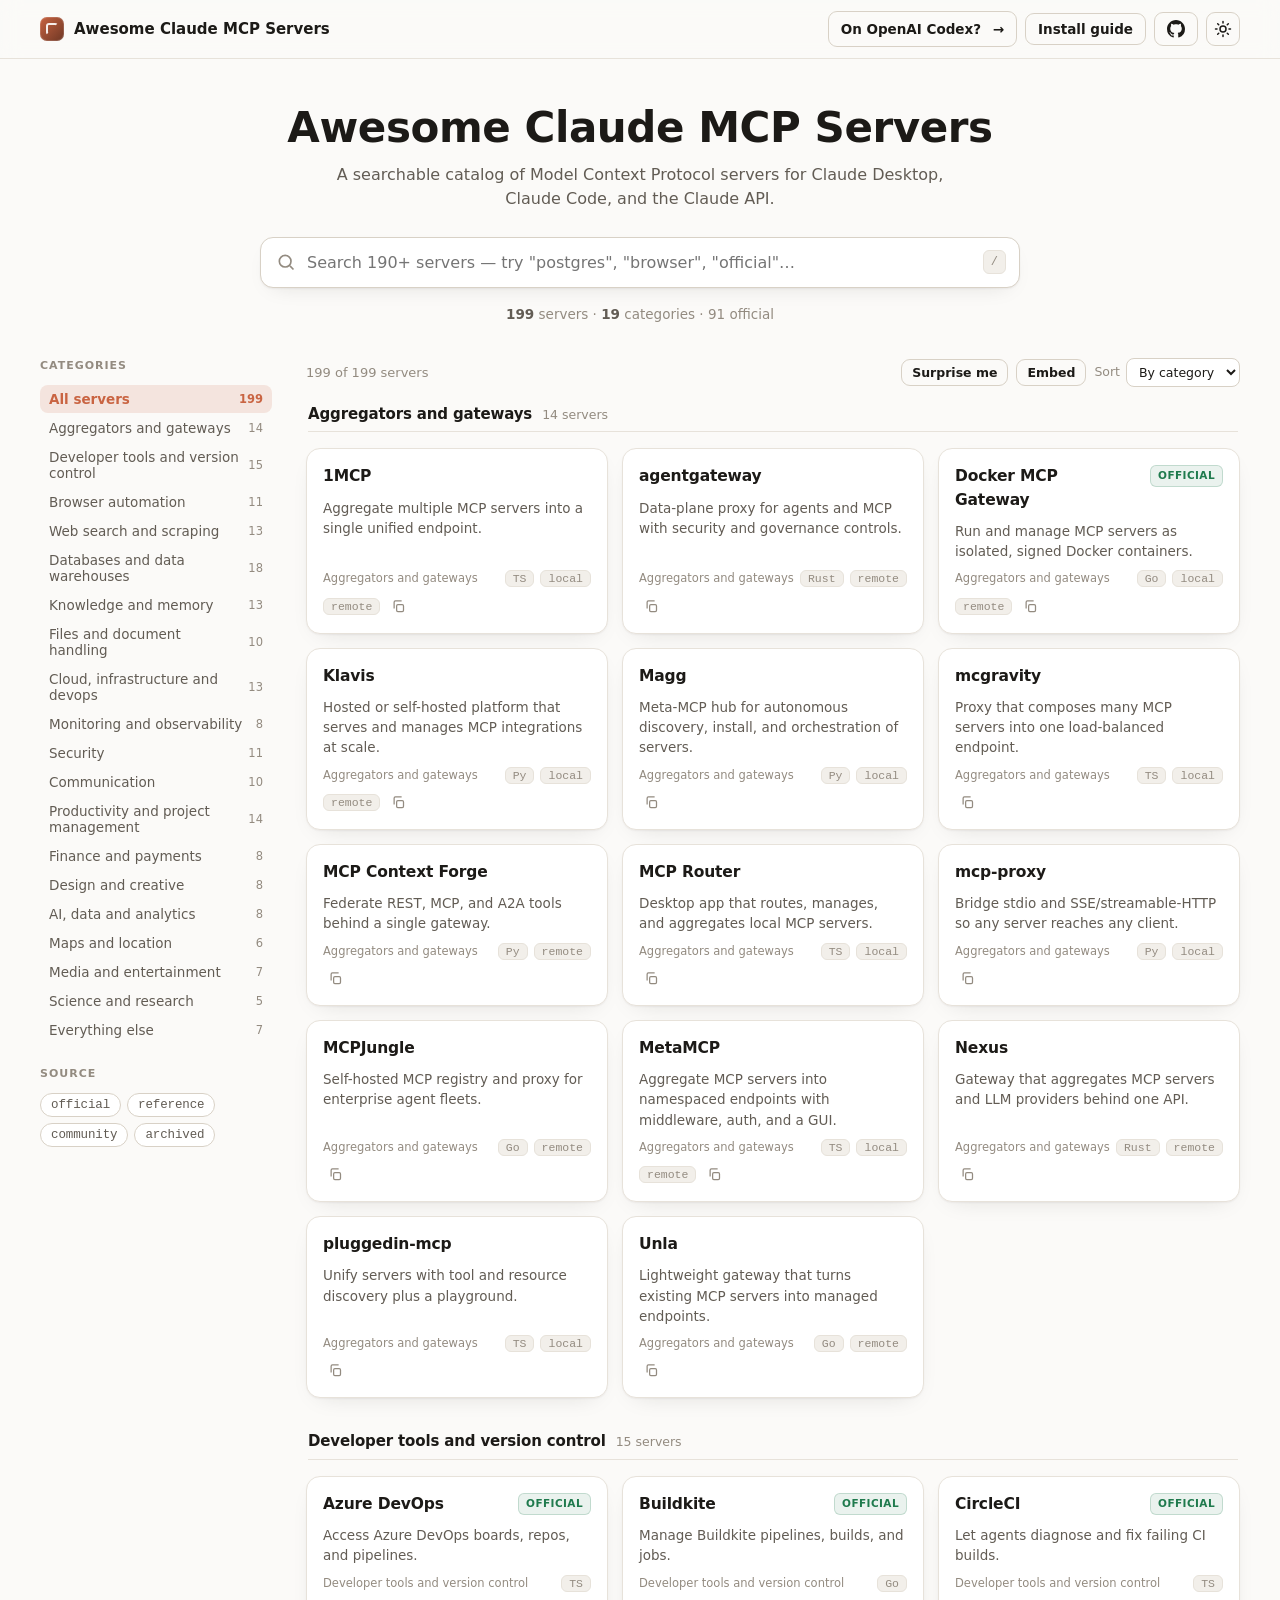
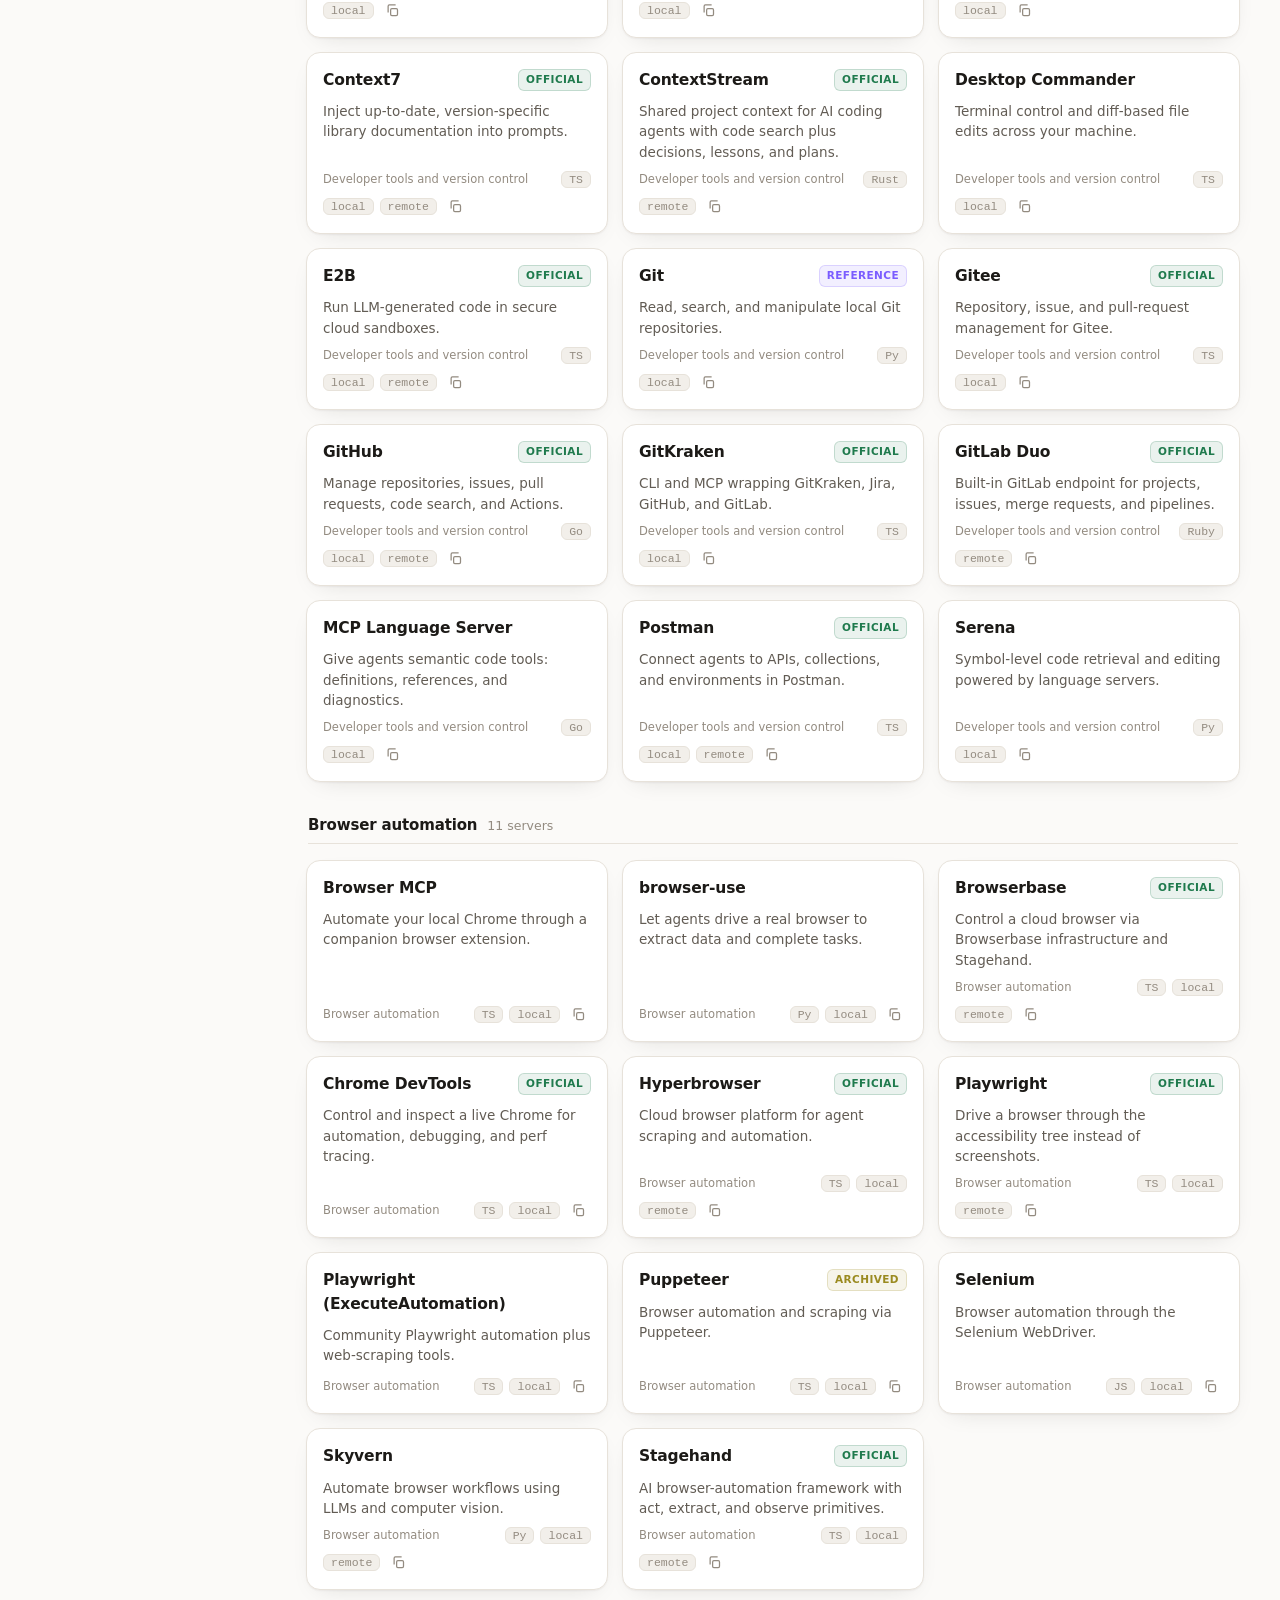
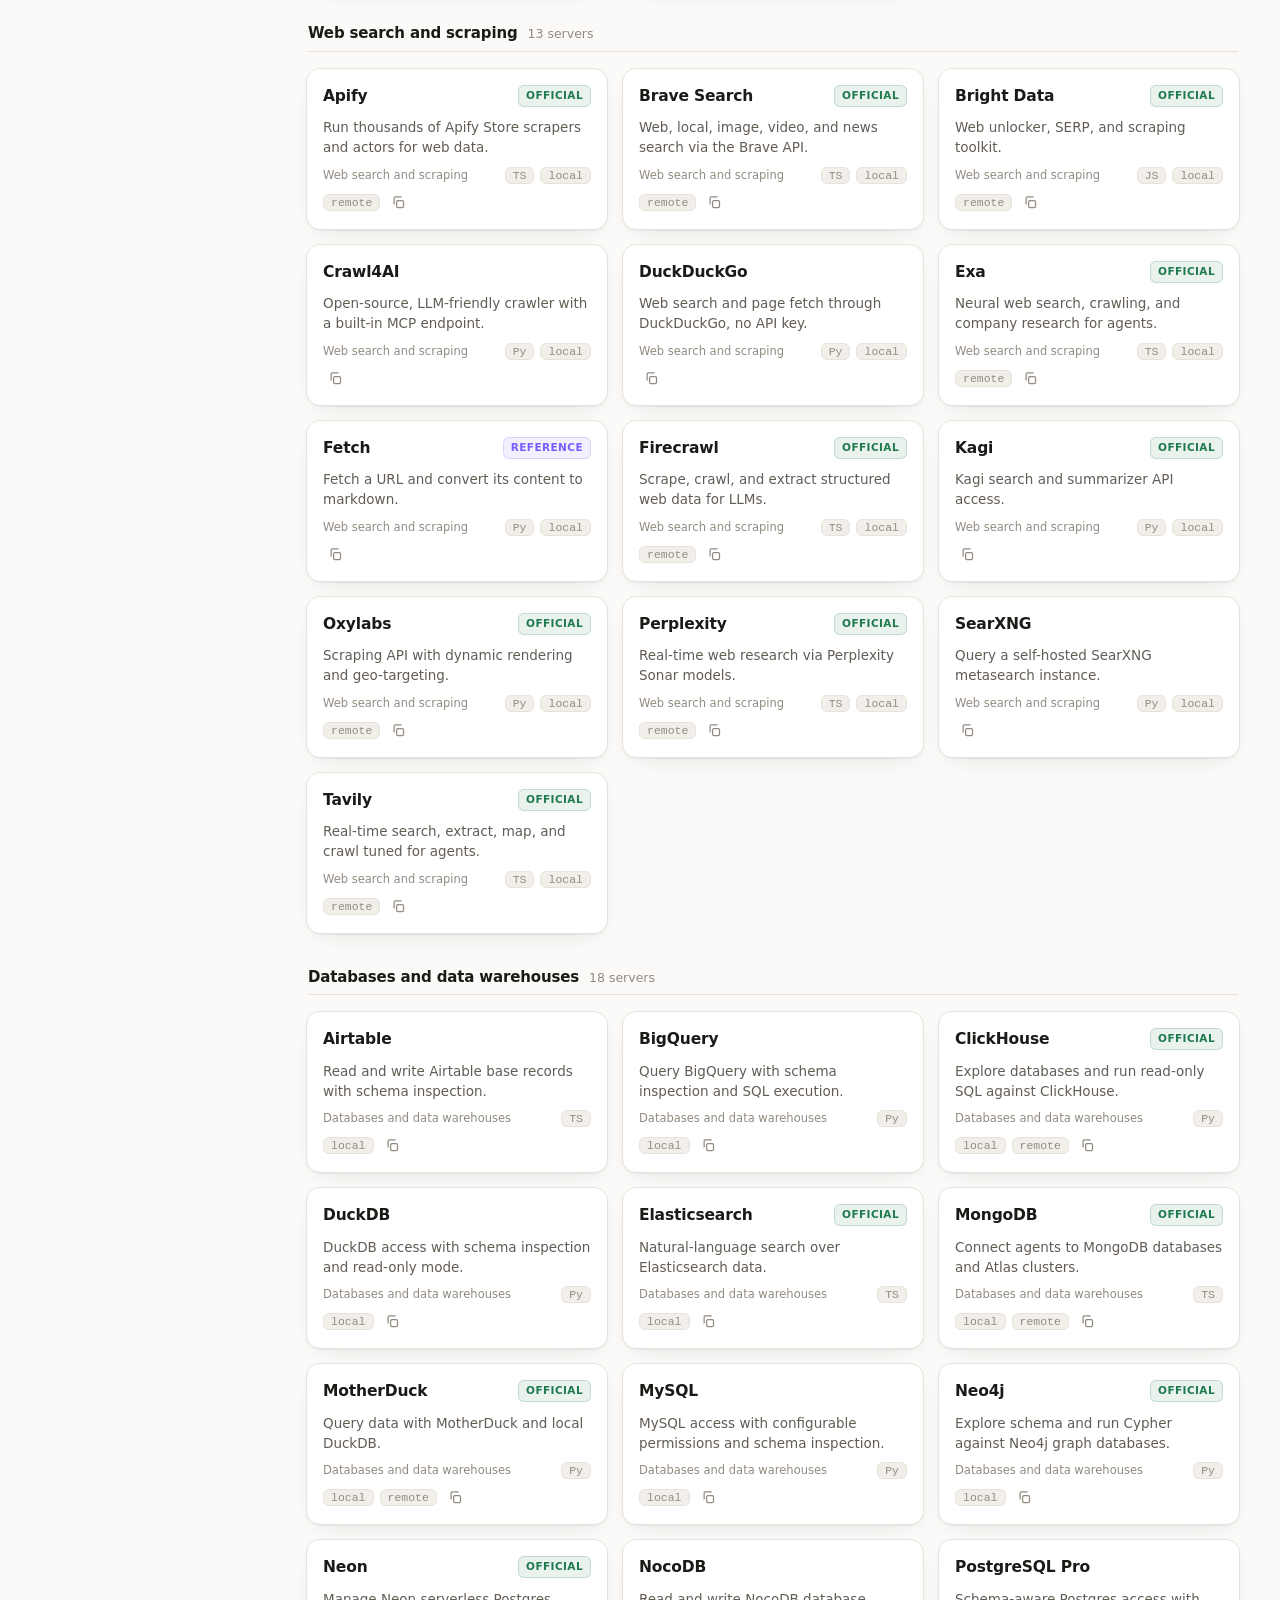
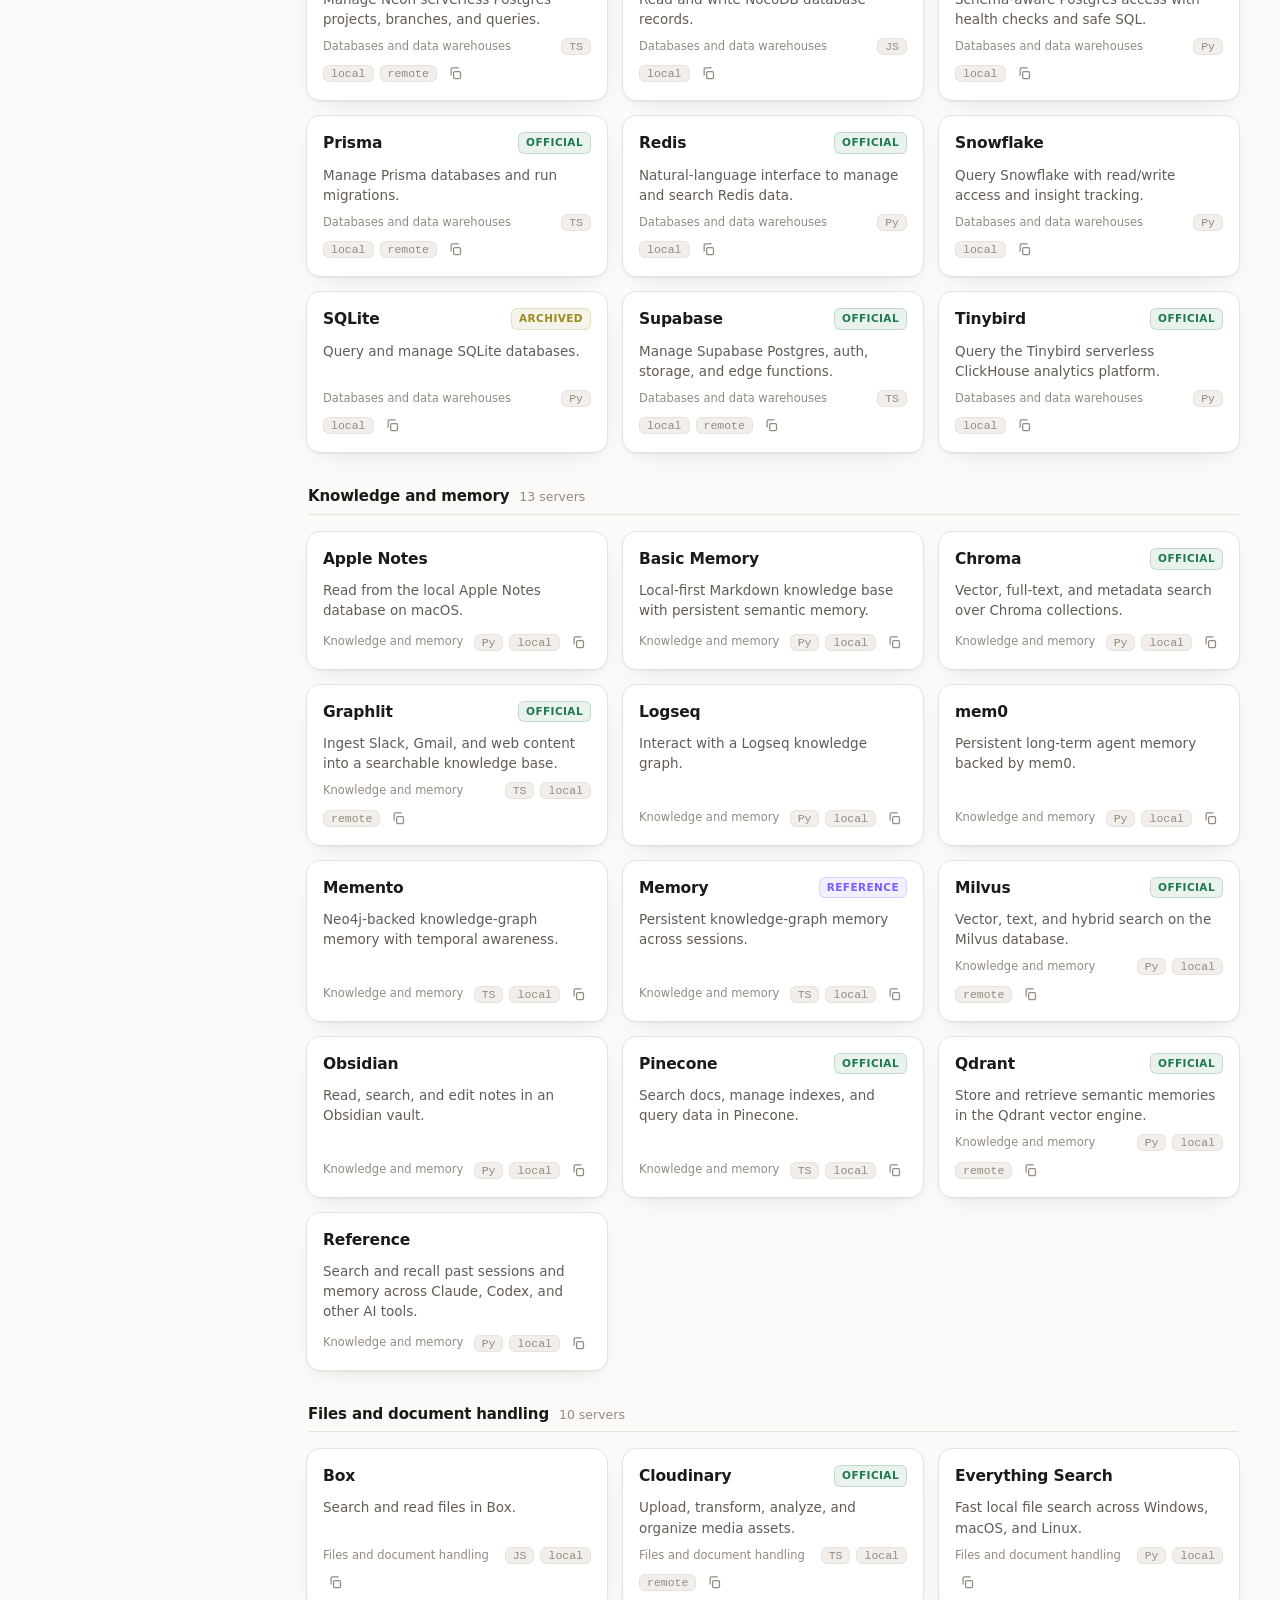
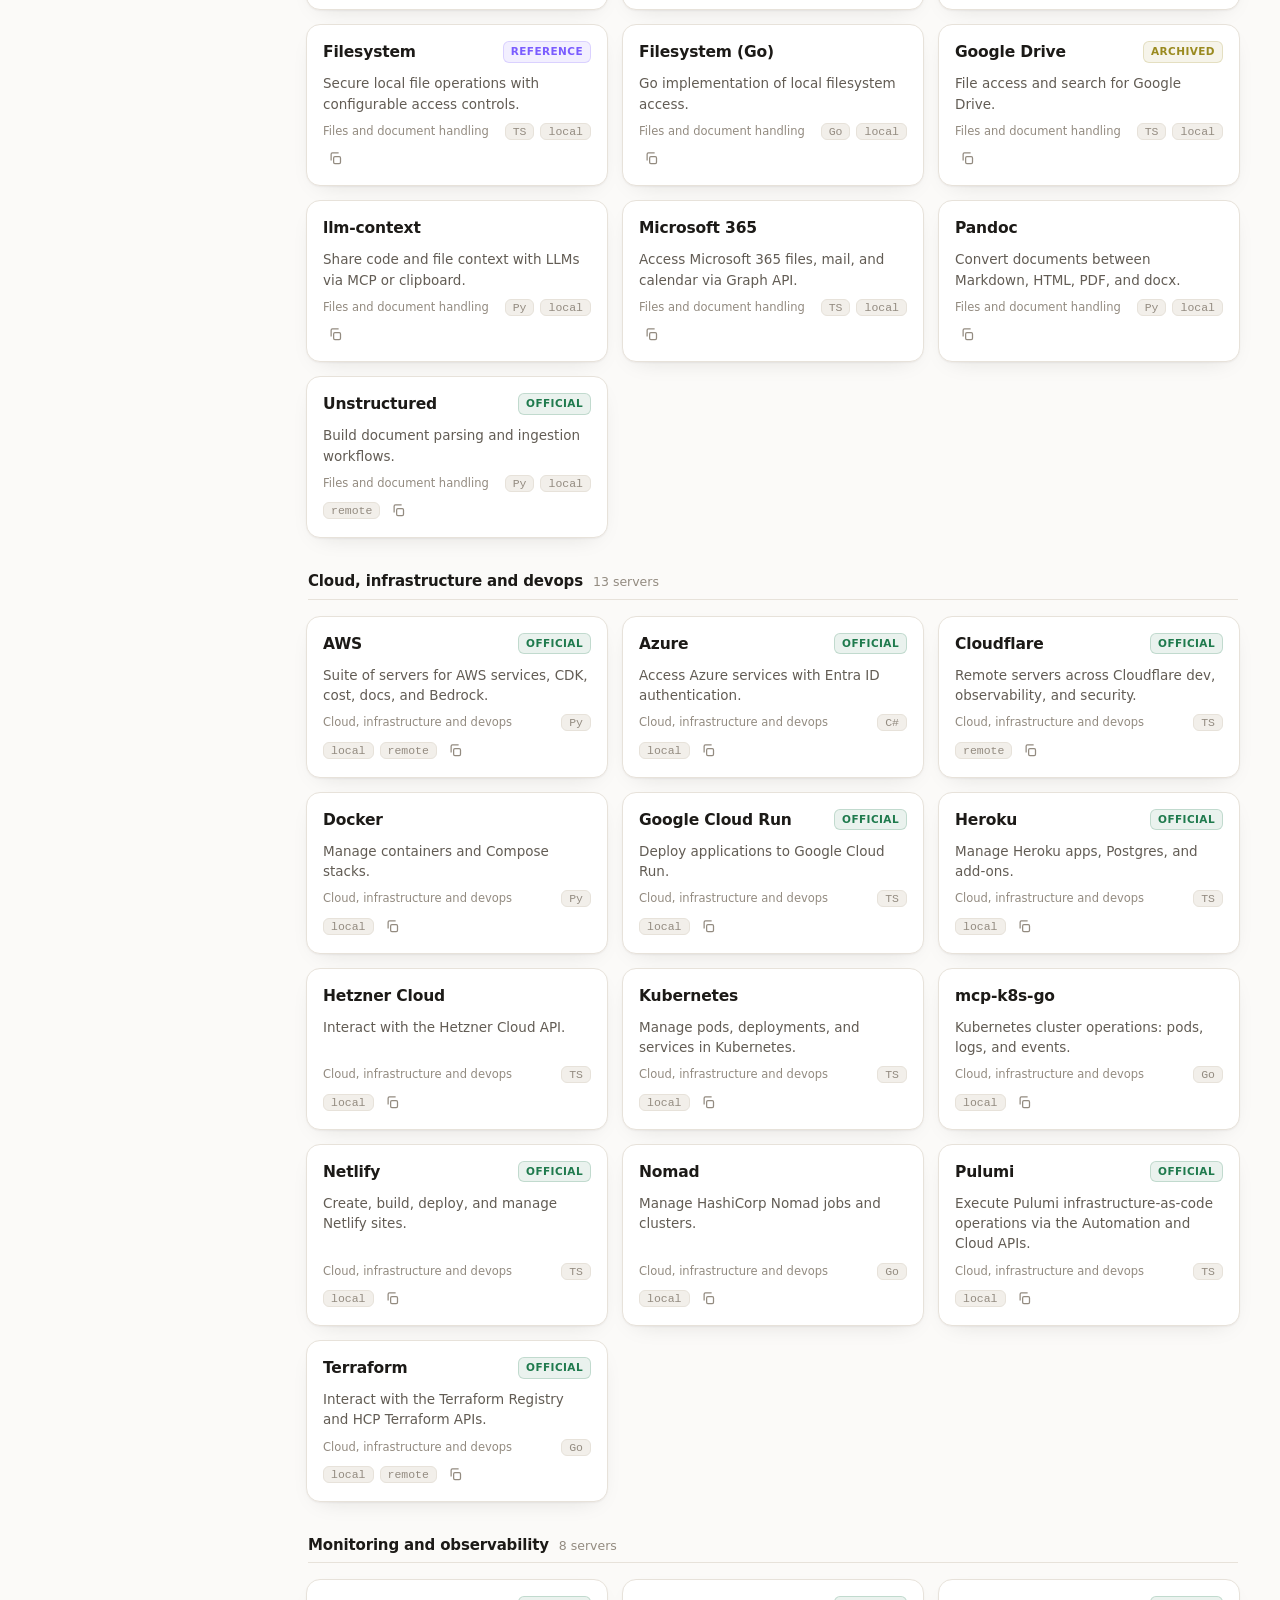
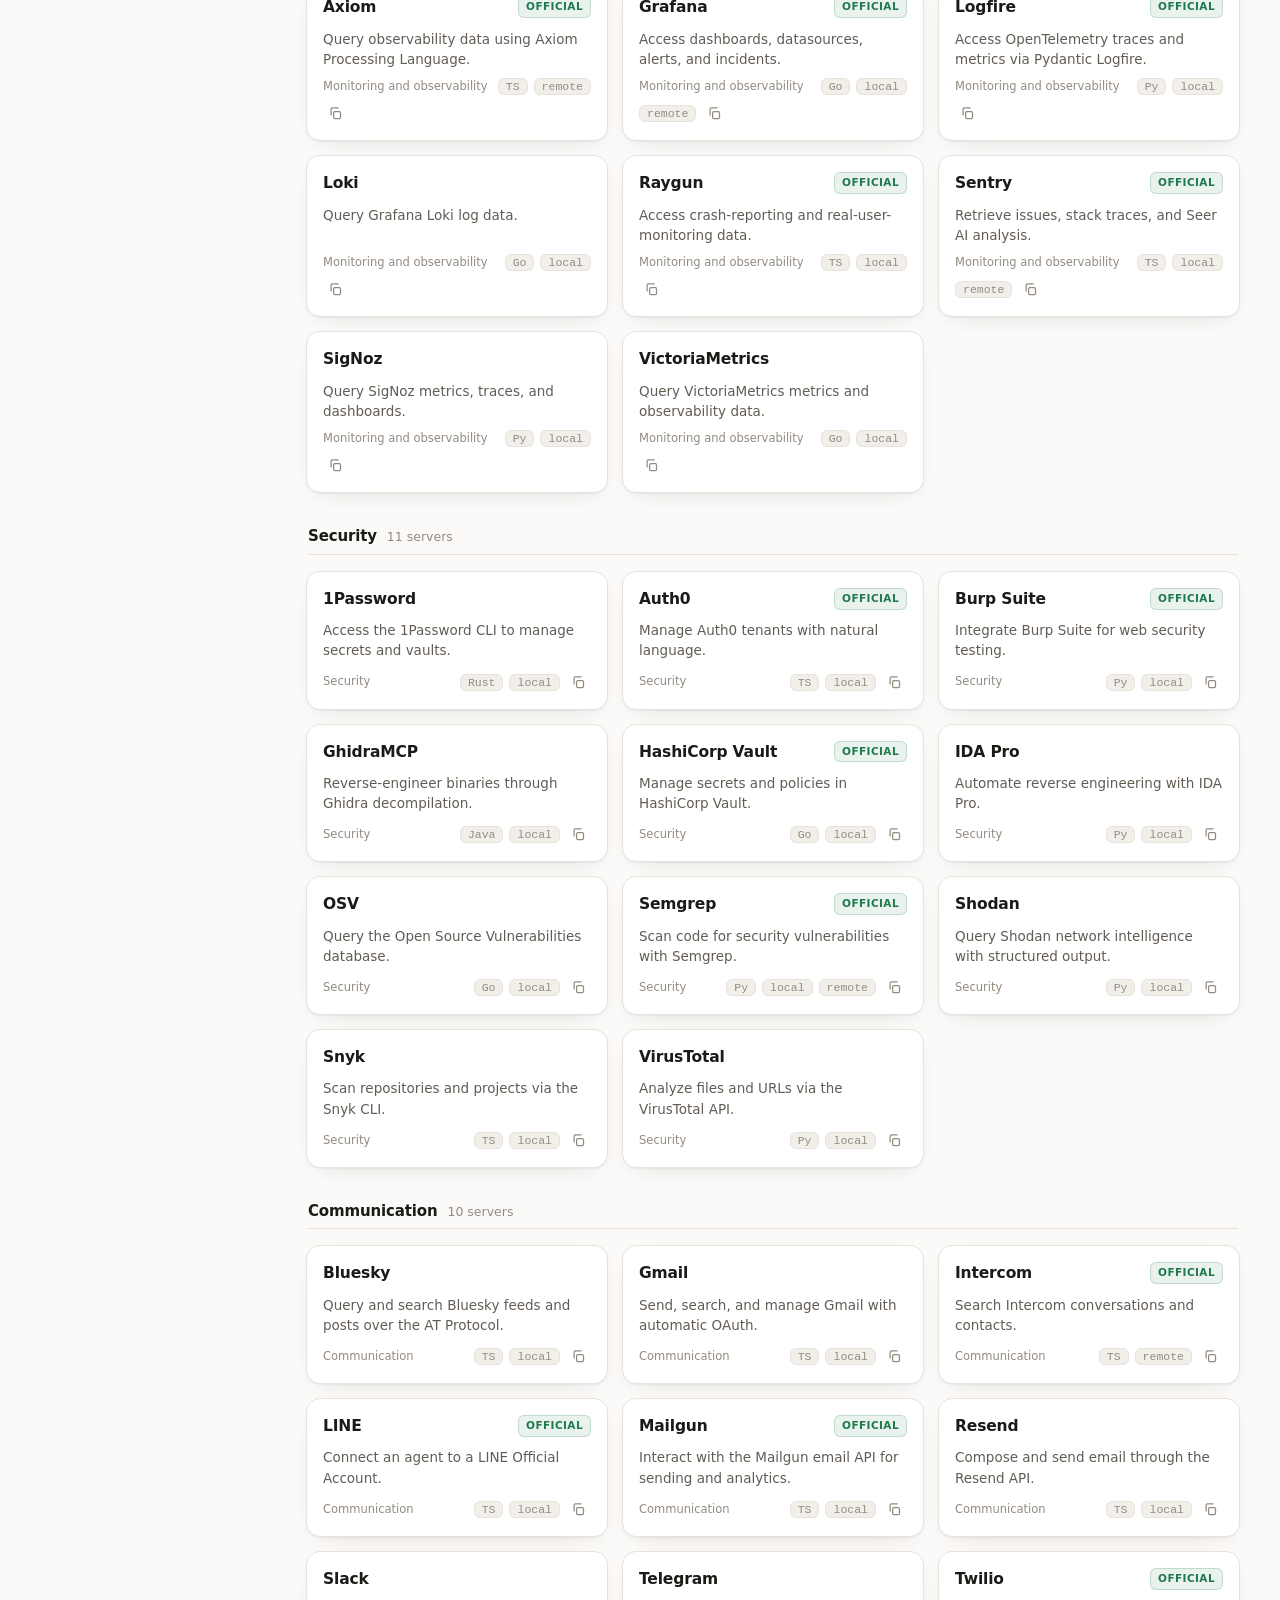
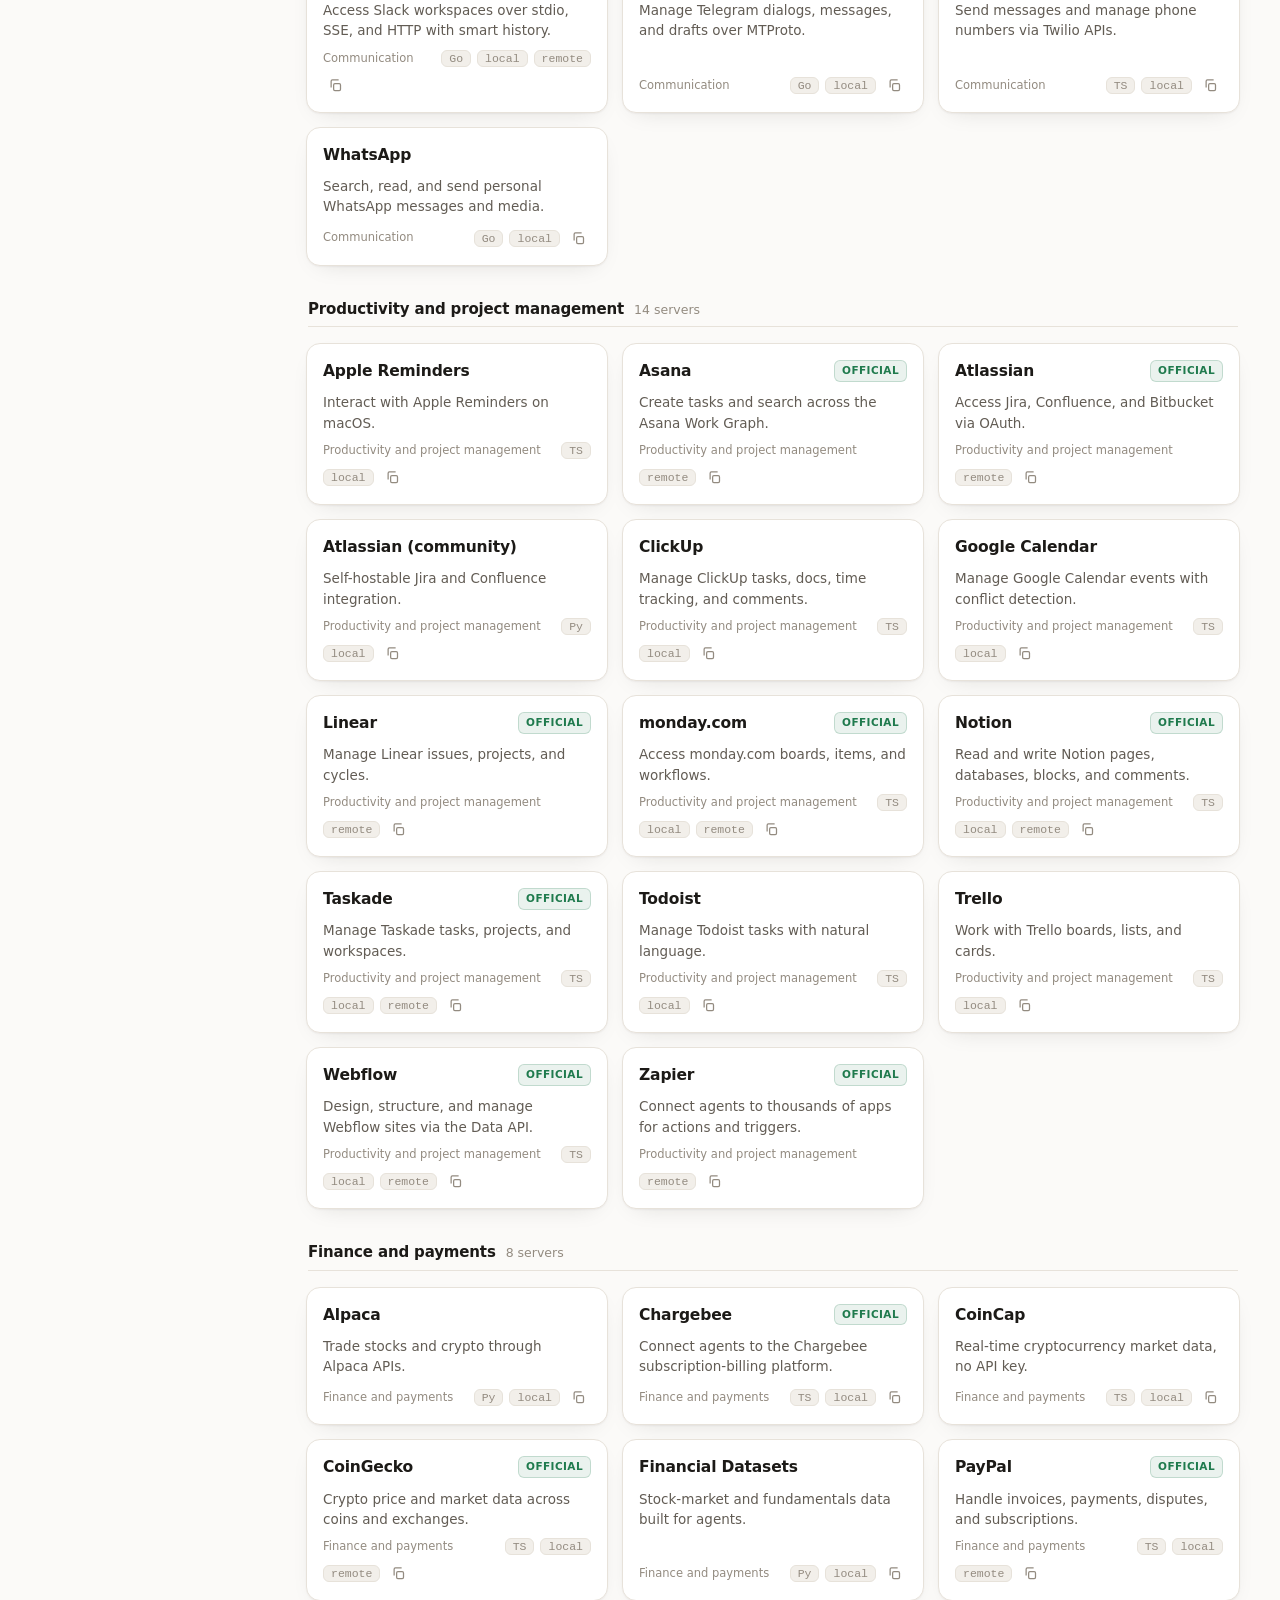
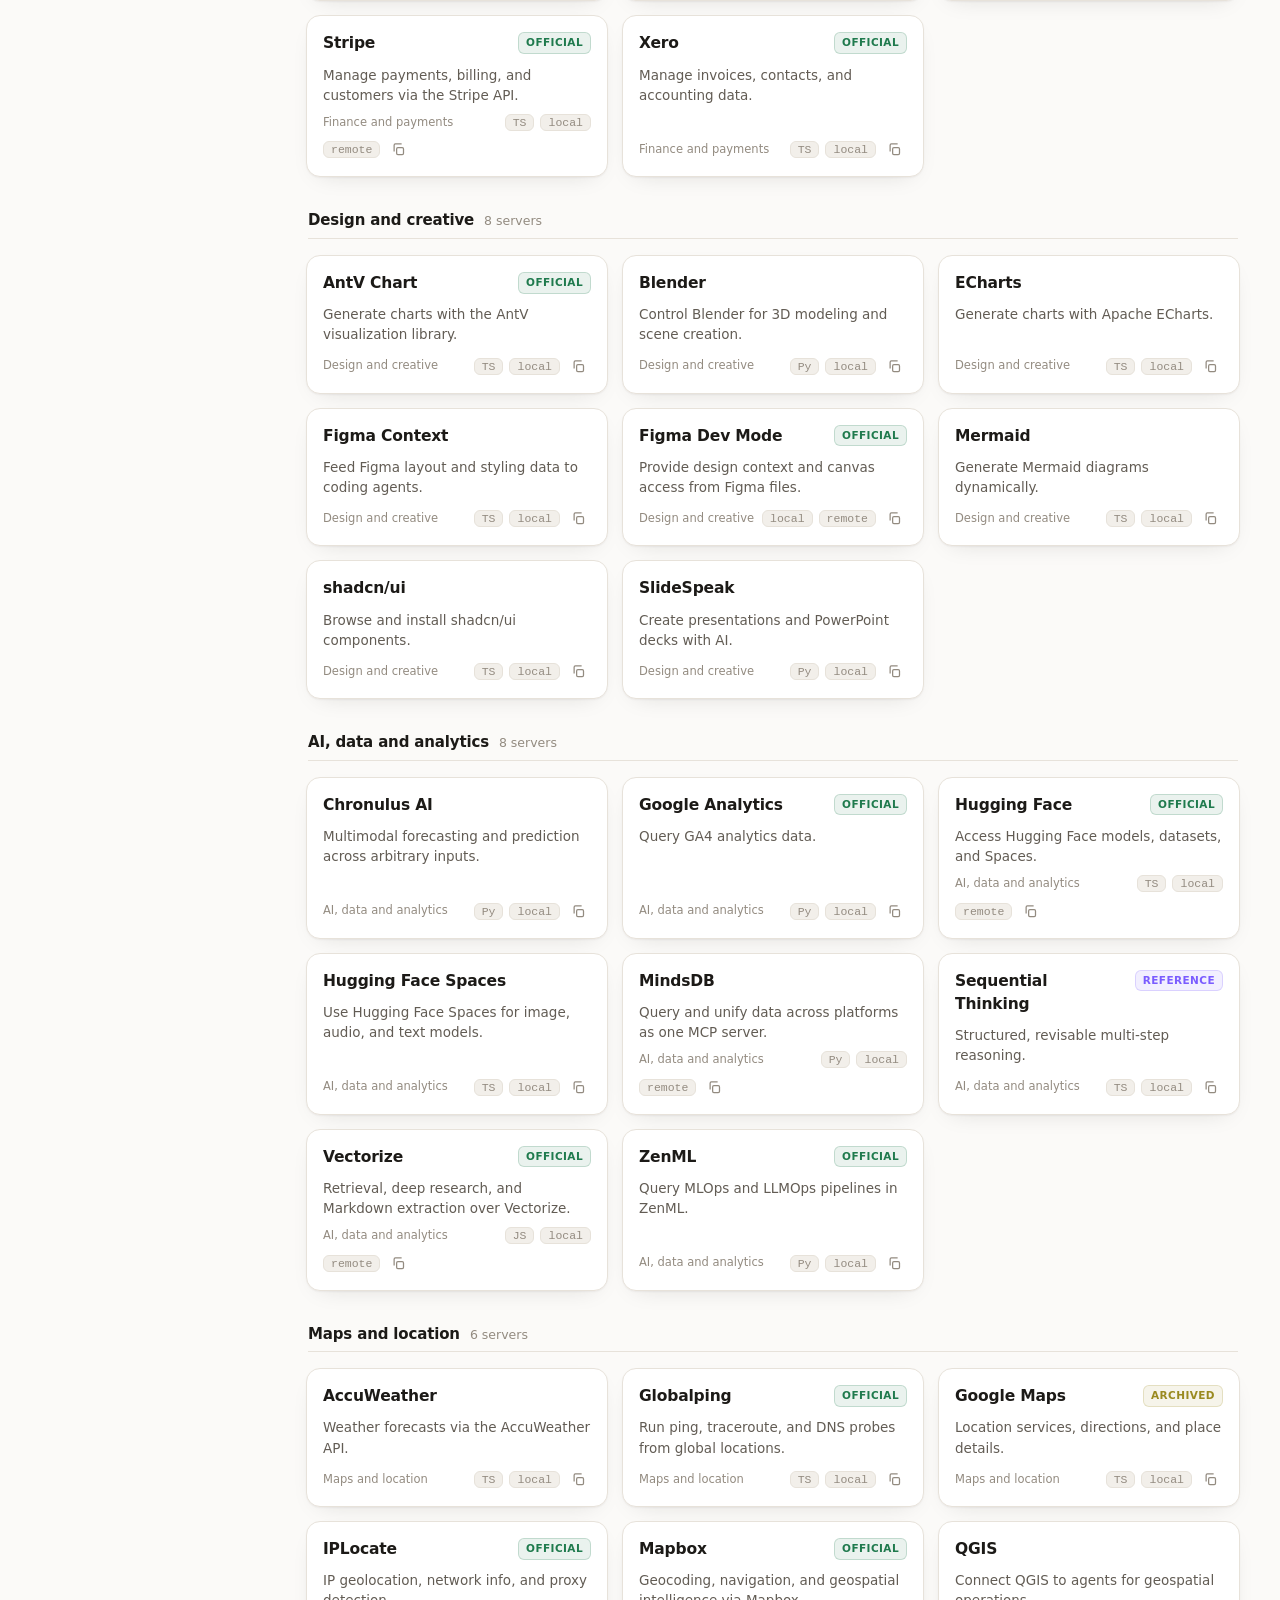
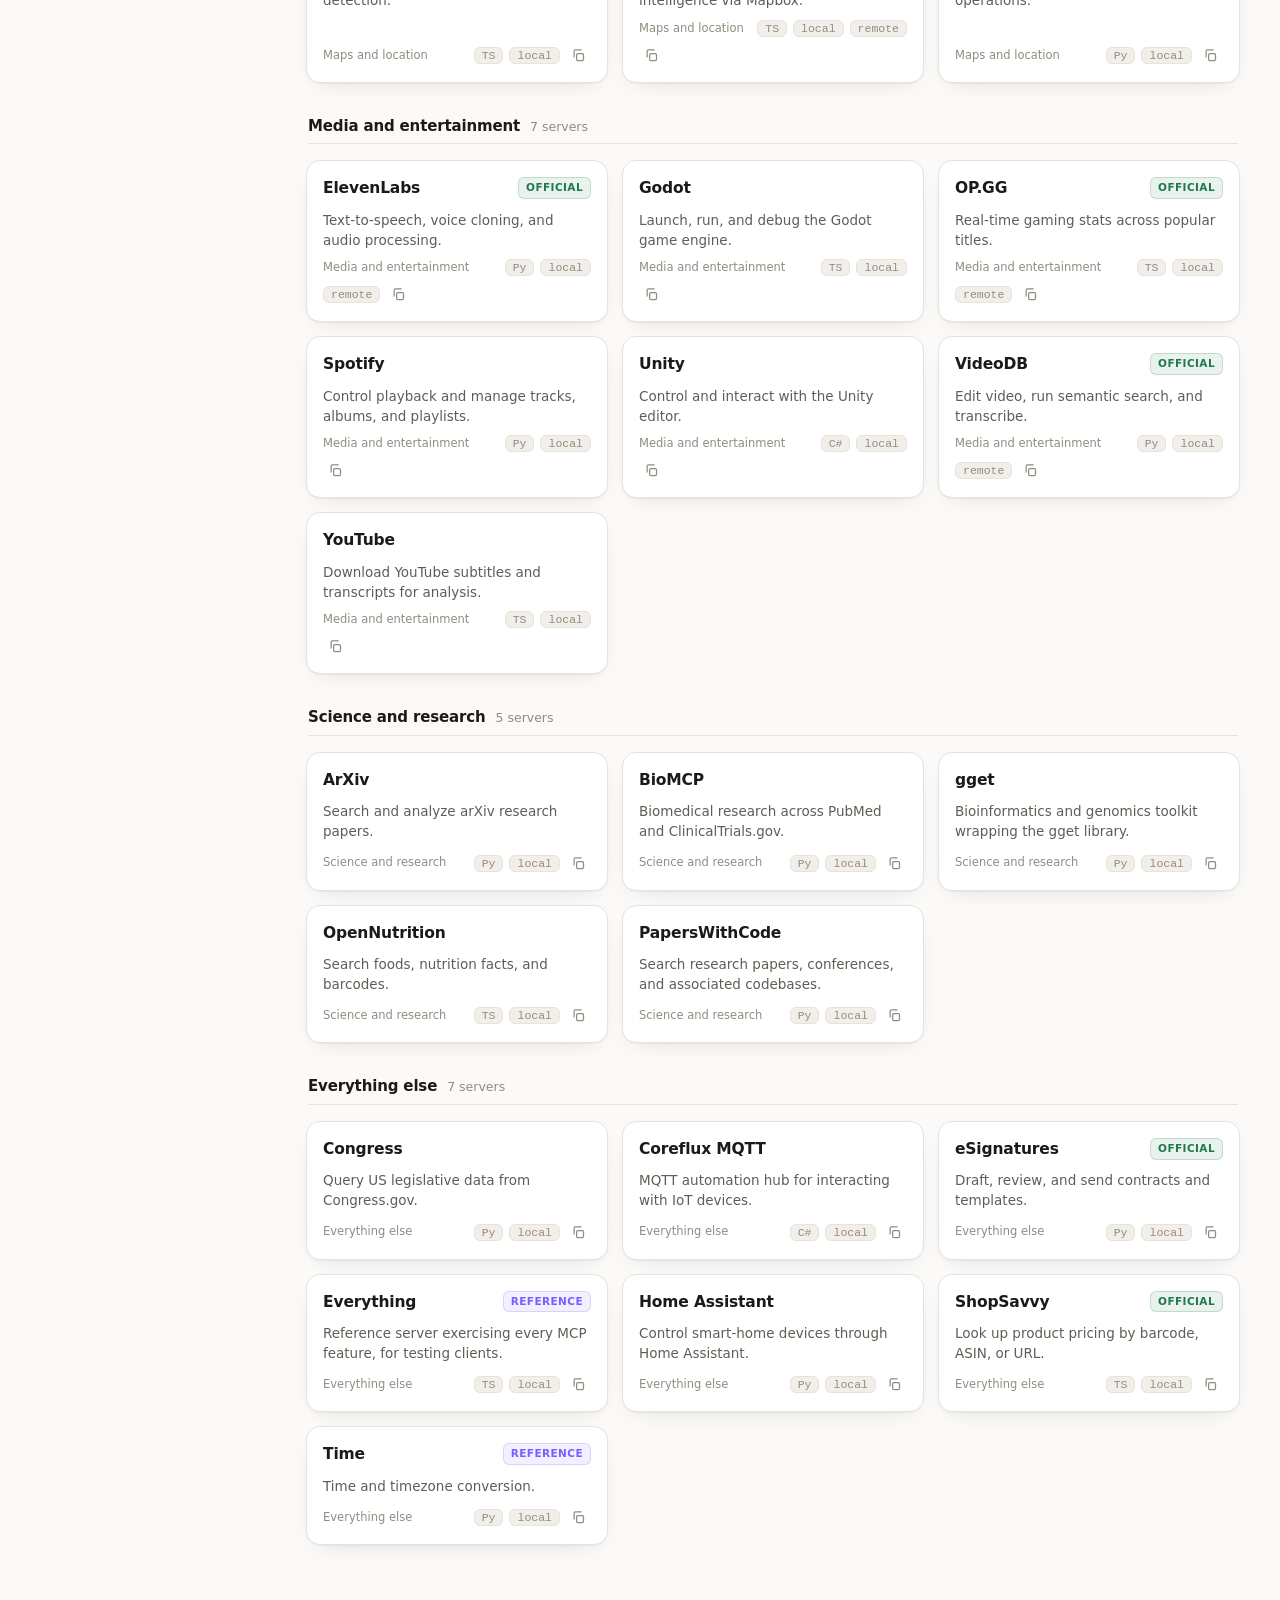
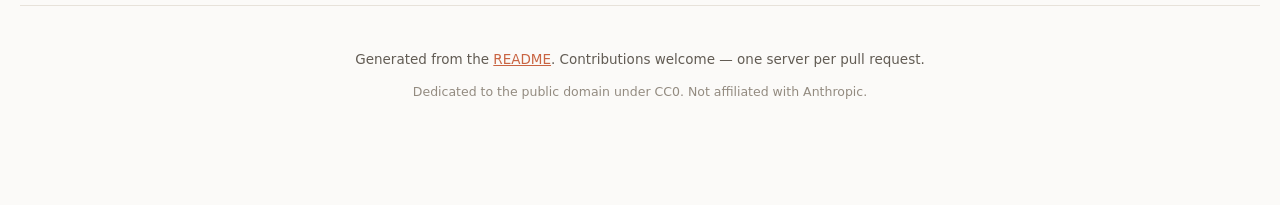
<file: web/index.html>
<!doctype html>
<html lang="en" data-theme="auto">
<head>
<meta charset="utf-8">
<meta name="viewport" content="width=device-width, initial-scale=1">
<title>Awesome Claude MCP Servers — searchable catalog</title>
<meta name="description" content="A fast, searchable, open-source catalog of Model Context Protocol (MCP) servers for Claude Desktop, Claude Code, and the Claude API. Filter by category, language, and hosting.">
<link rel="canonical" href="https://kuber.studio/awesome-claude-mcp-servers/">
<meta property="og:type" content="website">
<meta property="og:title" content="Awesome Claude MCP Servers">
<meta property="og:description" content="A fast, searchable catalog of MCP servers for Claude — filter by category, language, and hosting.">
<meta property="og:url" content="https://kuber.studio/awesome-claude-mcp-servers/">
<meta property="og:image" content="https://kuber.studio/awesome-claude-mcp-servers/banner.png">
<meta name="twitter:card" content="summary_large_image">
<meta name="theme-color" content="#c96442">
<script type="application/ld+json">
{"@context":"https://schema.org","@type":"WebSite","name":"Awesome Claude MCP Servers","url":"https://kuber.studio/awesome-claude-mcp-servers/","description":"A curated, searchable catalog of Model Context Protocol (MCP) servers for Claude Desktop, Claude Code, and the Claude API.","keywords":"MCP, Model Context Protocol, Claude, Claude Code, Anthropic, MCP servers, AI tools","potentialAction":{"@type":"SearchAction","target":"https://kuber.studio/awesome-claude-mcp-servers/#q={query}","query-input":"required name=query"}}
</script>
<link rel="icon" href="favicon.svg" type="image/svg+xml">
<link rel="stylesheet" href="styles.css">
<script src="config.js"></script>
</head>
<body>
<a class="skip" href="#results">Skip to results</a>

<header class="topbar">
  <div class="topbar-inner">
    <a class="brand" href="./" aria-label="Home">
      <span class="brand-mark" aria-hidden="true"></span>
      <span class="brand-text" data-site="title">Awesome MCP Servers</span>
    </a>
    <div class="topbar-actions">
      <a class="btn ghost" data-site="sibling" href="#" title="Sibling list"></a>
      <button class="btn ghost" id="install-btn" title="How to install">Install guide</button>
      <a class="btn ghost" data-site="repo" href="#" target="_blank" rel="noopener" title="GitHub repository" aria-label="GitHub repository">
        <svg width="18" height="18" viewBox="0 0 16 16" fill="currentColor" aria-hidden="true"><path d="M8 0C3.58 0 0 3.58 0 8a8 8 0 0 0 5.47 7.59c.4.07.55-.17.55-.38 0-.19-.01-.82-.01-1.49-2.01.37-2.53-.49-2.69-.94-.09-.23-.48-.94-.82-1.13-.28-.15-.68-.52-.01-.53.63-.01 1.08.58 1.23.82.72 1.21 1.87.87 2.33.66.07-.52.28-.87.51-1.07-1.78-.2-3.64-.89-3.64-3.95 0-.87.31-1.59.82-2.15-.08-.2-.36-1.02.08-2.12 0 0 .67-.21 2.2.82.64-.18 1.32-.27 2-.27.68 0 1.36.09 2 .27 1.53-1.04 2.2-.82 2.2-.82.44 1.1.16 1.92.08 2.12.51.56.82 1.27.82 2.15 0 3.07-1.87 3.75-3.65 3.95.29.25.54.73.54 1.48 0 1.07-.01 1.93-.01 2.2 0 .21.15.46.55.38A8.01 8.01 0 0 0 16 8c0-4.42-3.58-8-8-8Z"></path></svg>
      </a>
      <button class="btn ghost icon" id="theme-btn" title="Toggle theme" aria-label="Toggle theme">
        <svg class="icon-sun" width="18" height="18" viewBox="0 0 24 24" fill="none" stroke="currentColor" stroke-width="2" stroke-linecap="round"><circle cx="12" cy="12" r="4"></circle><path d="M12 2v2M12 20v2M4.9 4.9l1.4 1.4M17.7 17.7l1.4 1.4M2 12h2M20 12h2M4.9 19.1l1.4-1.4M17.7 6.3l1.4-1.4"></path></svg>
        <svg class="icon-moon" width="18" height="18" viewBox="0 0 24 24" fill="currentColor" aria-hidden="true"><path d="M21 12.8A9 9 0 1 1 11.2 3a7 7 0 0 0 9.8 9.8Z"></path></svg>
      </button>
    </div>
  </div>
</header>

<main>
  <section class="hero">
    <h1 data-site="title">Awesome MCP Servers</h1>
    <p class="tagline" data-site="tagline"></p>
    <div class="search-wrap">
      <svg class="search-icon" width="20" height="20" viewBox="0 0 24 24" fill="none" stroke="currentColor" stroke-width="2" aria-hidden="true"><circle cx="11" cy="11" r="7"></circle><path d="m21 21-4.3-4.3"></path></svg>
      <input id="search" type="search" placeholder="Search 190+ servers — try &quot;postgres&quot;, &quot;browser&quot;, &quot;official&quot;…" autocomplete="off" spellcheck="false" aria-label="Search servers">
      <kbd class="search-kbd">/</kbd>
    </div>
    <p class="stats" id="stats"></p>
  </section>

  <div class="layout">
    <aside class="sidebar" id="sidebar" aria-label="Filters">
      <div class="sidebar-scroll">
        <div class="filter-group">
          <div class="filter-head">
            <h2>Categories</h2>
            <button class="link-btn" id="clear-cat" hidden>clear</button>
          </div>
          <ul class="cat-list" id="cat-list"></ul>
        </div>
        <div class="filter-group">
          <h2>Source</h2>
          <div class="chips" id="filter-source"></div>
        </div>
        <div class="filter-group">
          <h2>Runs</h2>
          <div class="chips" id="filter-runs"></div>
        </div>
        <div class="filter-group">
          <h2>Language</h2>
          <div class="chips" id="filter-lang"></div>
        </div>
      </div>
    </aside>

    <section class="results" id="results">
      <div class="toolbar">
        <div class="toolbar-left">
          <button class="btn ghost small" id="filter-toggle" aria-expanded="false">Filters</button>
          <span class="count" id="count"></span>
        </div>
        <div class="toolbar-right">
          <div class="active-filters" id="active-filters"></div>
          <button class="btn ghost small" id="random-btn" title="Jump to a random server">Surprise me</button>
          <button class="btn ghost small" id="embed-btn" title="Embed this view">Embed</button>
          <label class="sort">
            <span>Sort</span>
            <select id="sort">
              <option value="category">By category</option>
              <option value="name">A–Z</option>
              <option value="relevance">Best match</option>
            </select>
          </label>
        </div>
      </div>
      <div id="grid" class="grid" aria-live="polite"></div>
      <div id="empty" class="empty" hidden>
        <p>No servers match. <button class="link-btn" id="reset-empty">Reset filters</button></p>
      </div>
    </section>
  </div>
</main>

<footer class="site-footer">
  <p>
    Generated from the <a data-site="repo" href="#" target="_blank" rel="noopener">README</a>.
    Contributions welcome — one server per pull request.
  </p>
  <p class="muted">Dedicated to the public domain under CC0. Not affiliated with Anthropic.</p>
</footer>

<div id="modal-root"></div>

<script src="fuse.min.js"></script>
<script src="app.js"></script>
</body>
</html>
</file>
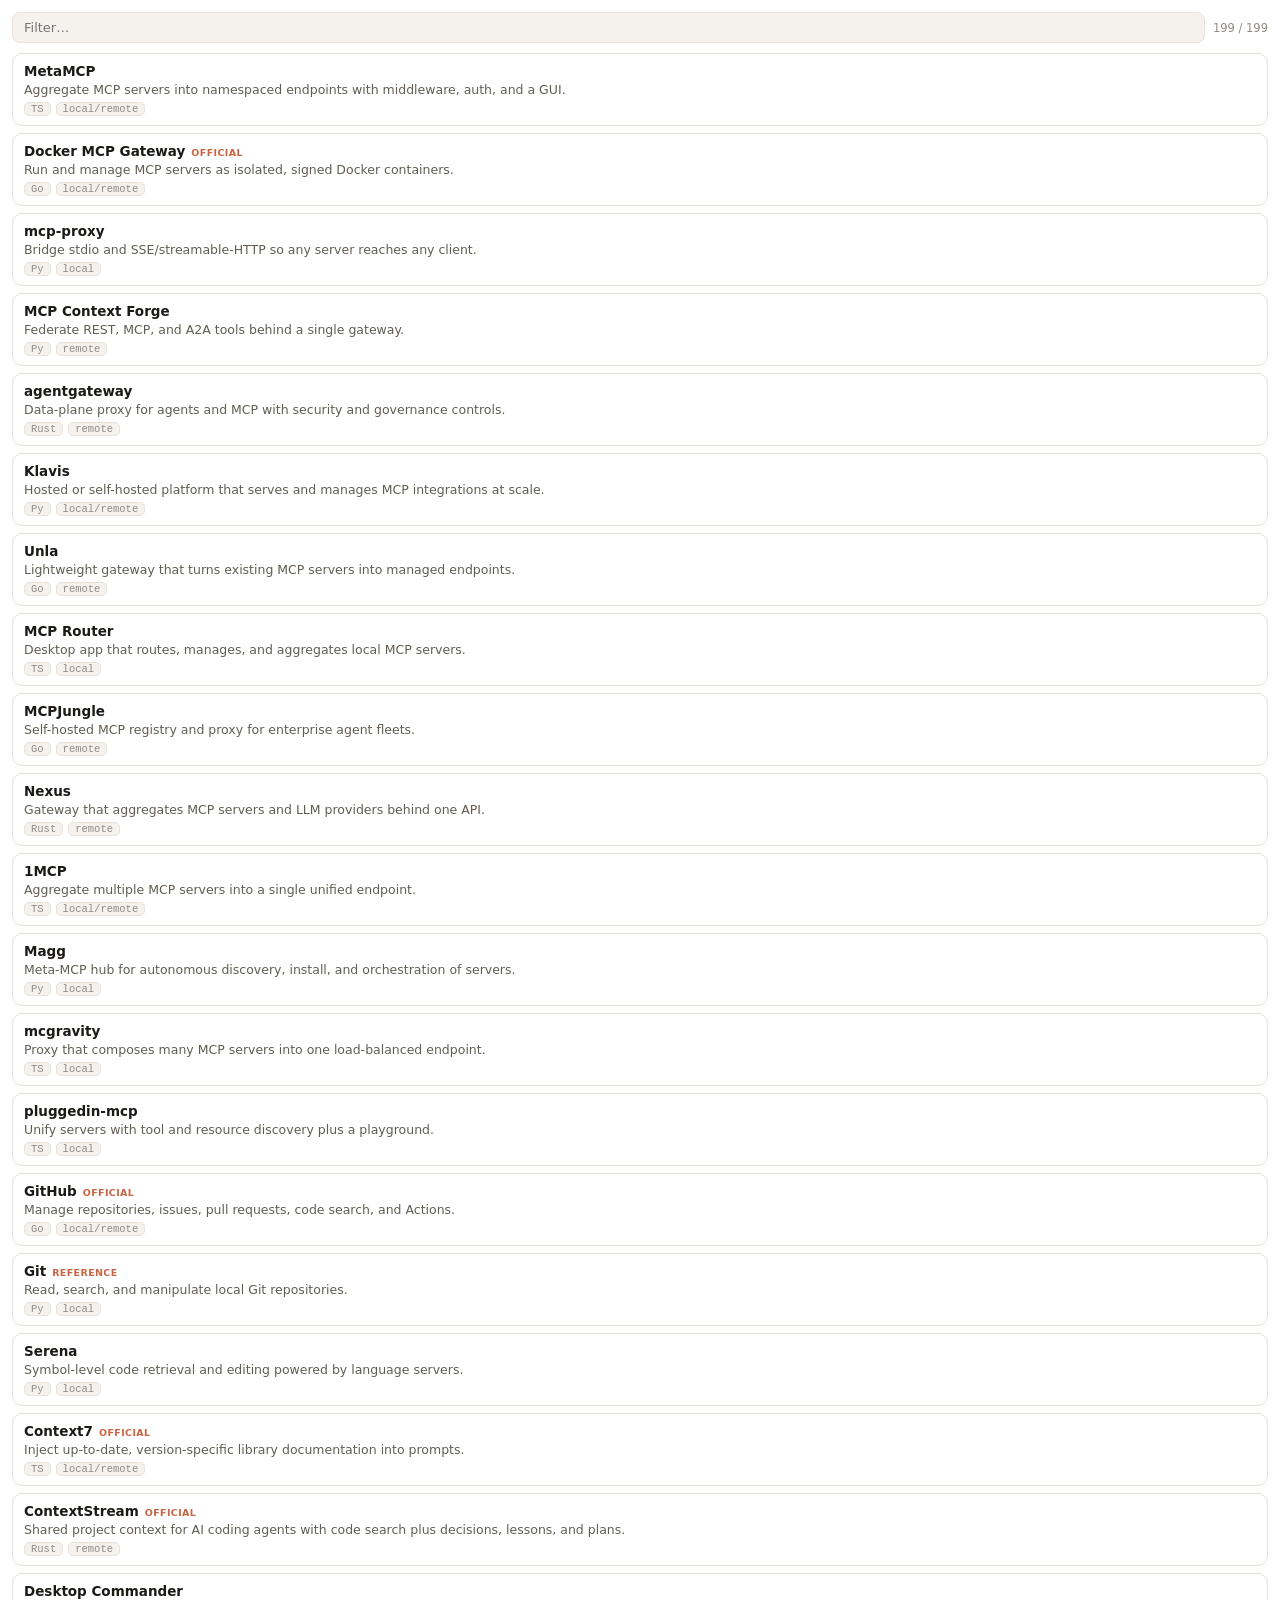
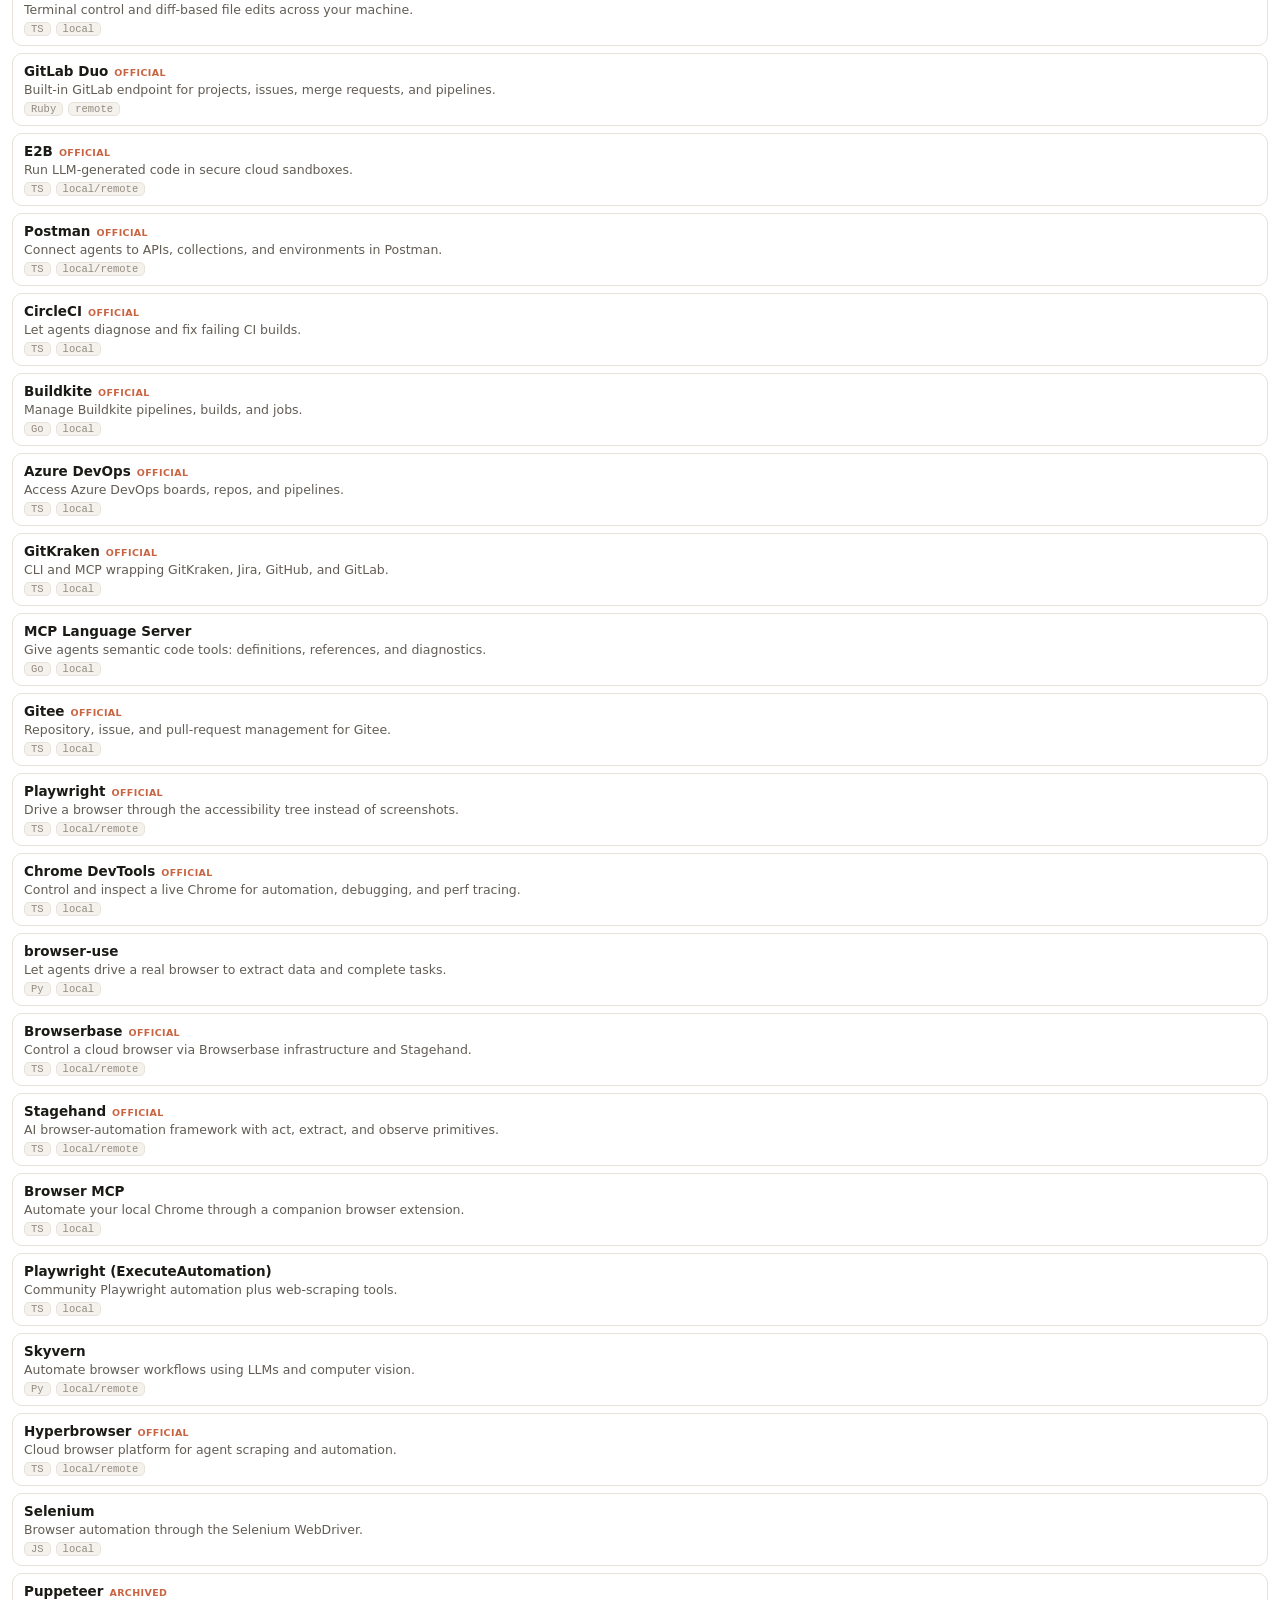
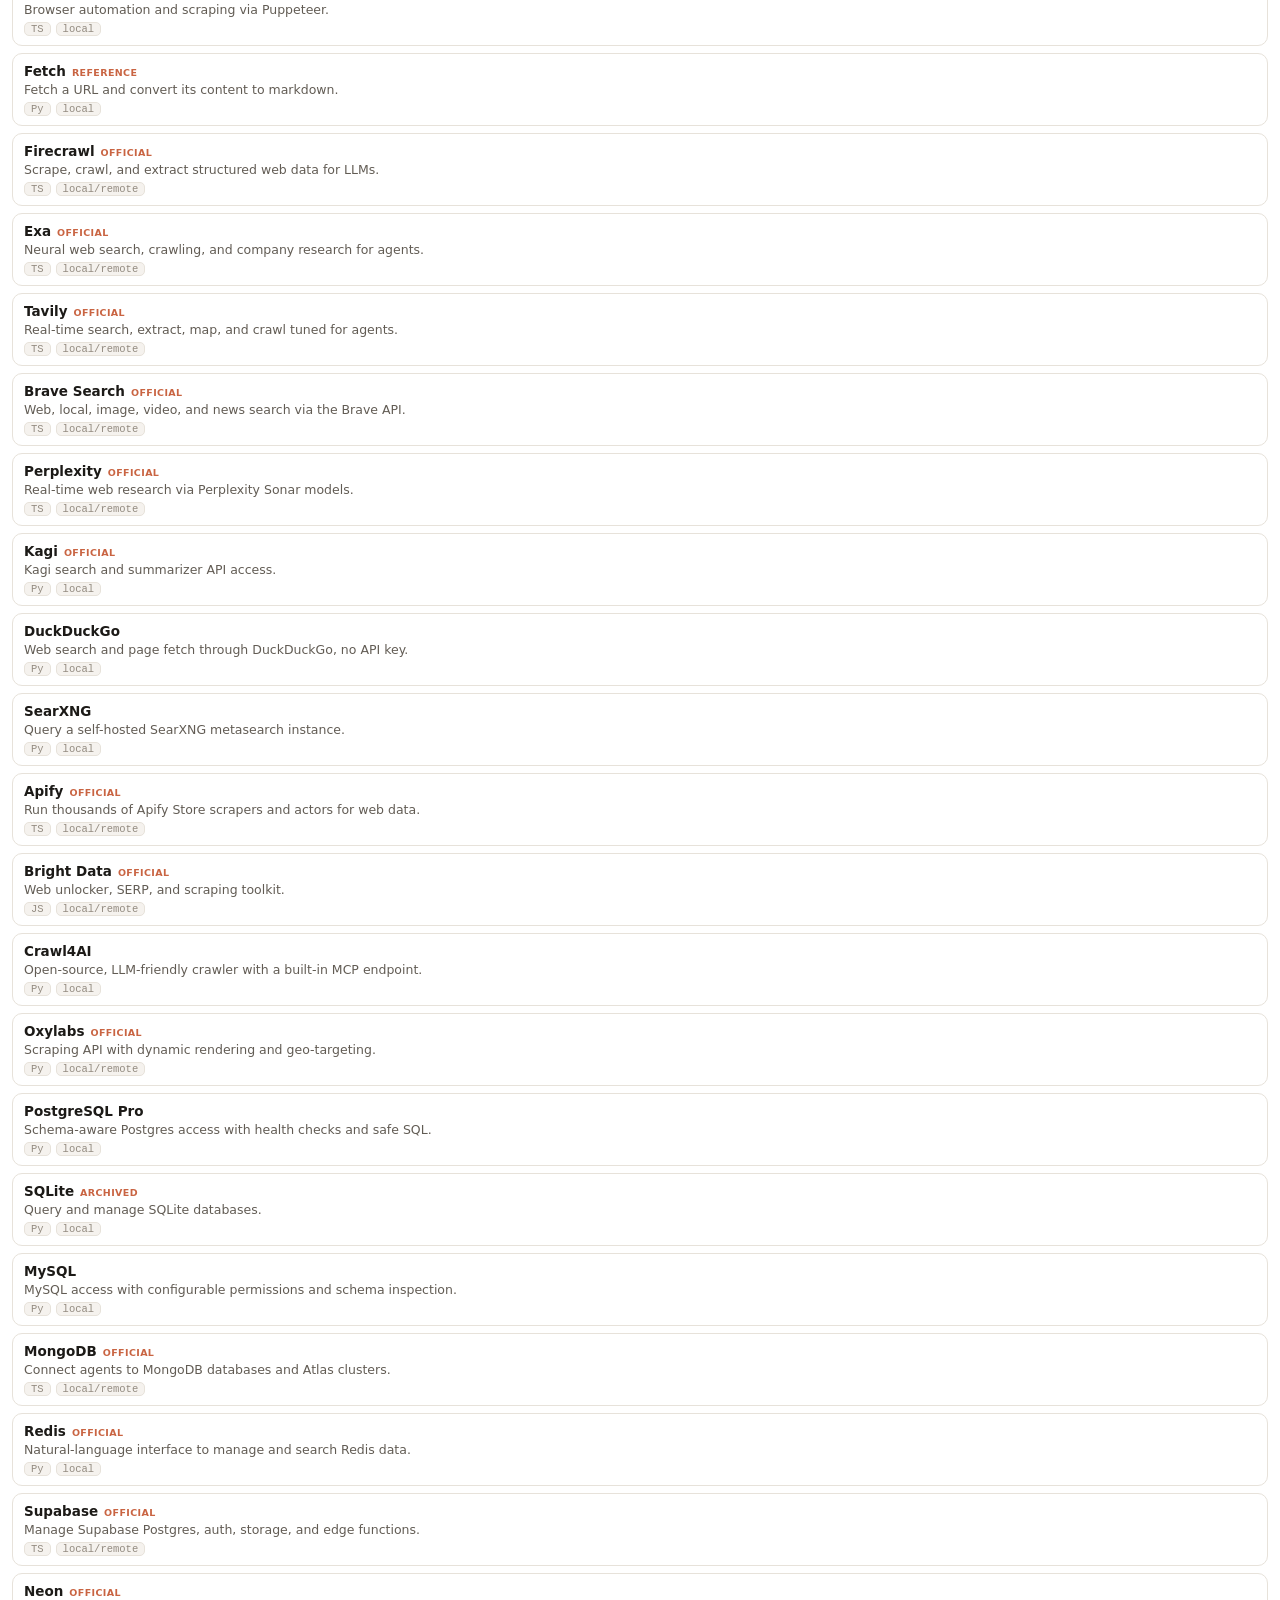
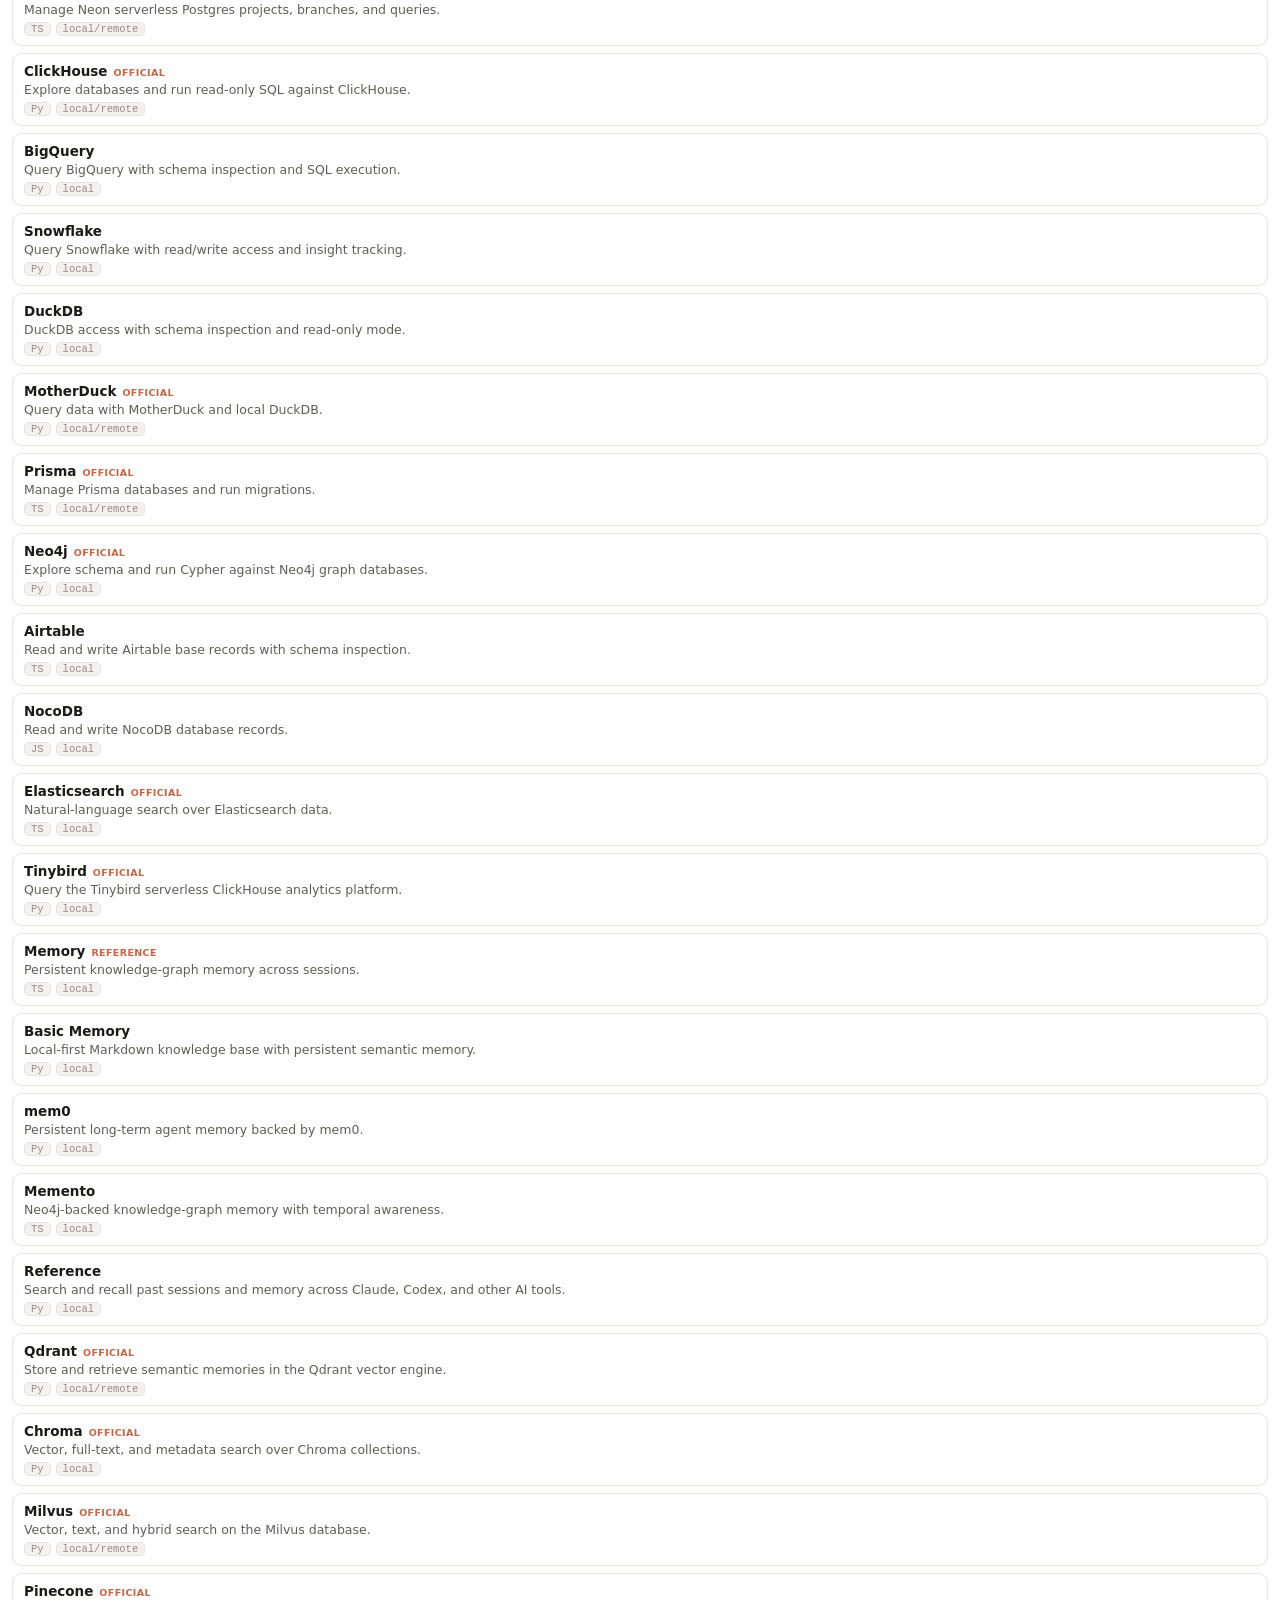
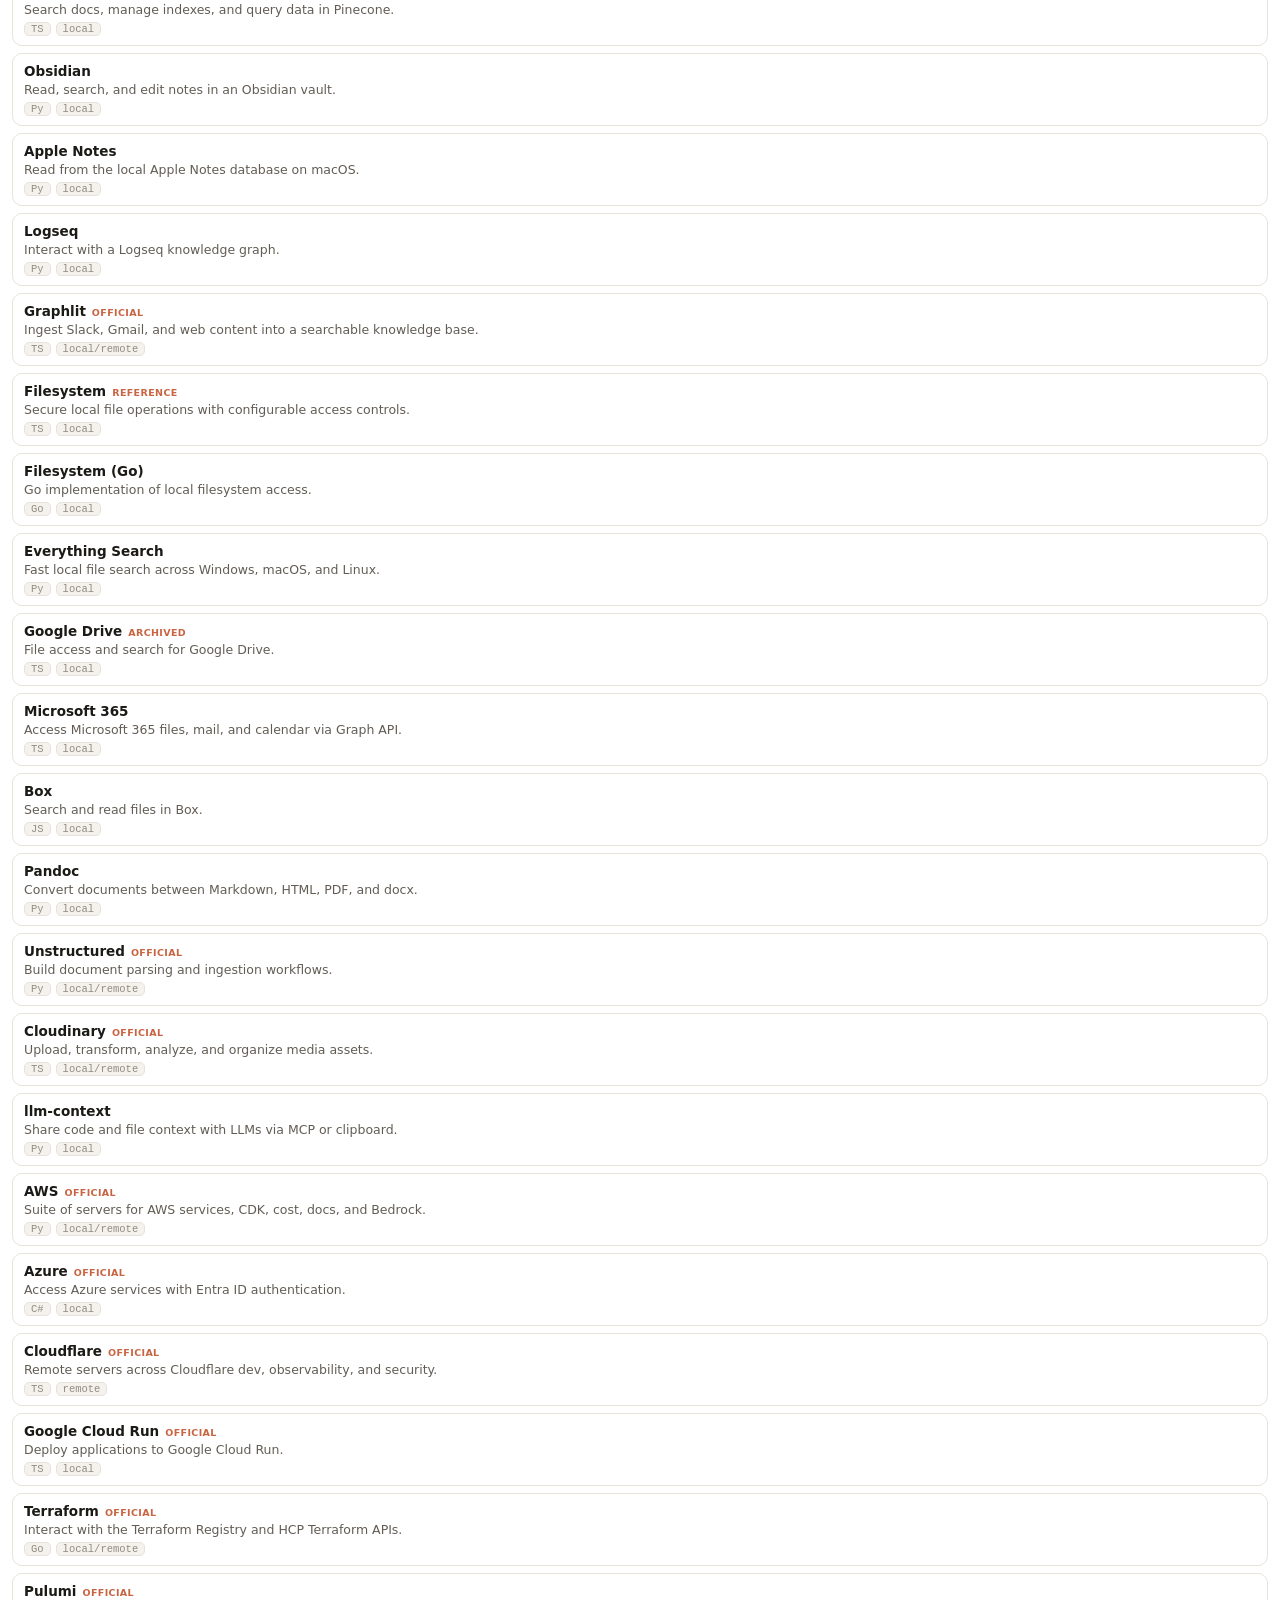
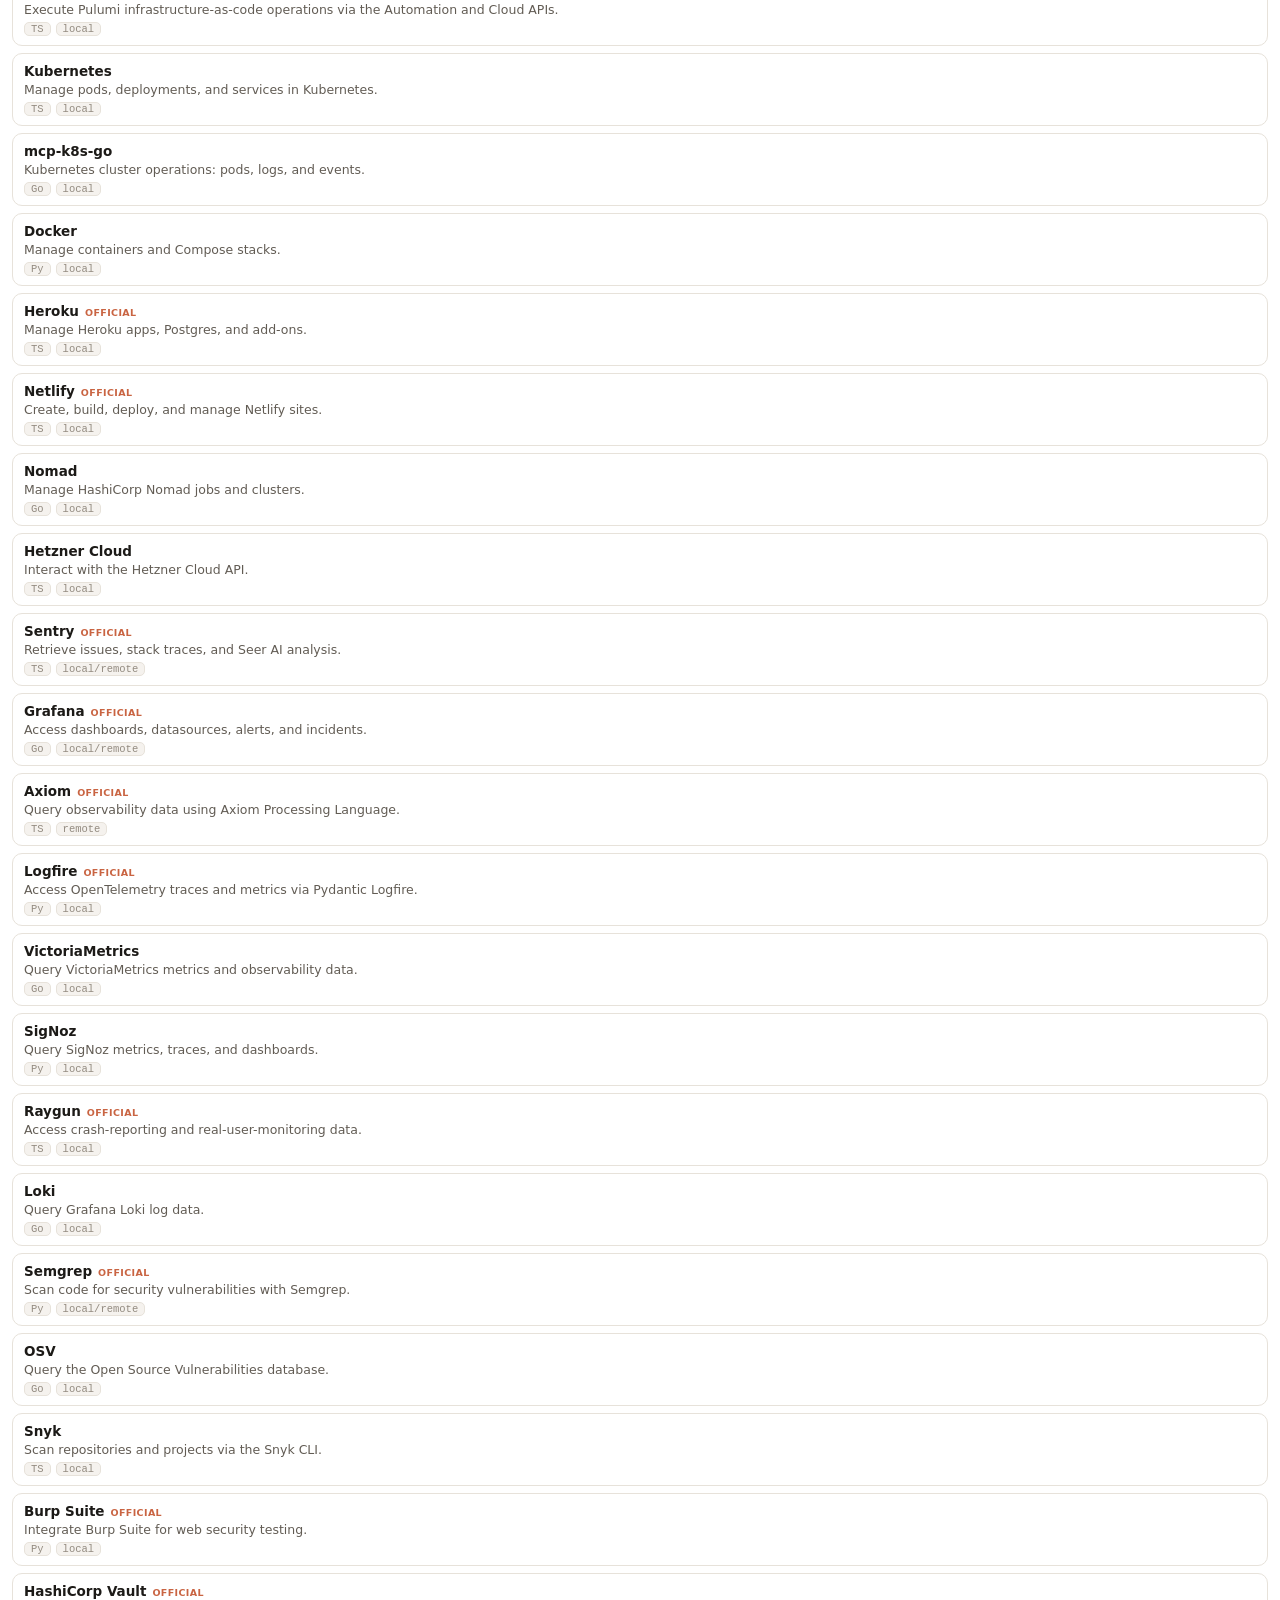
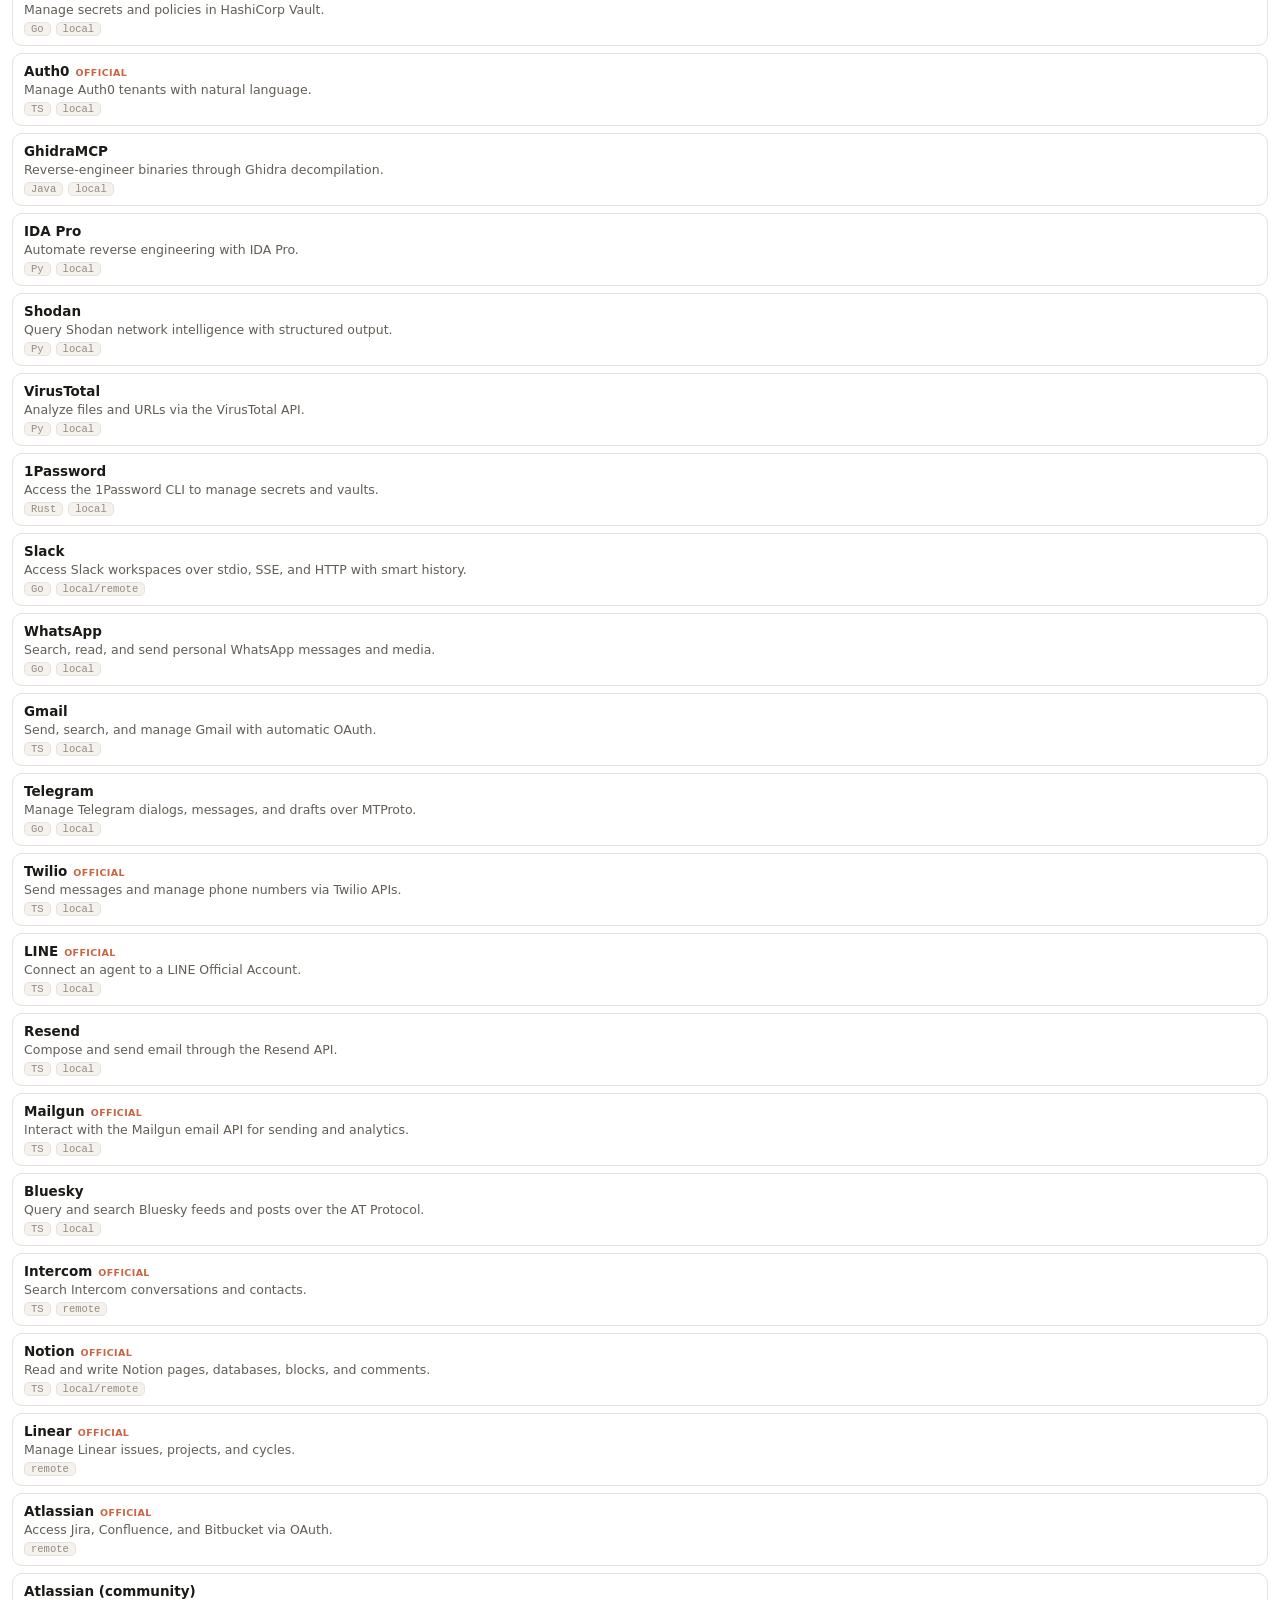
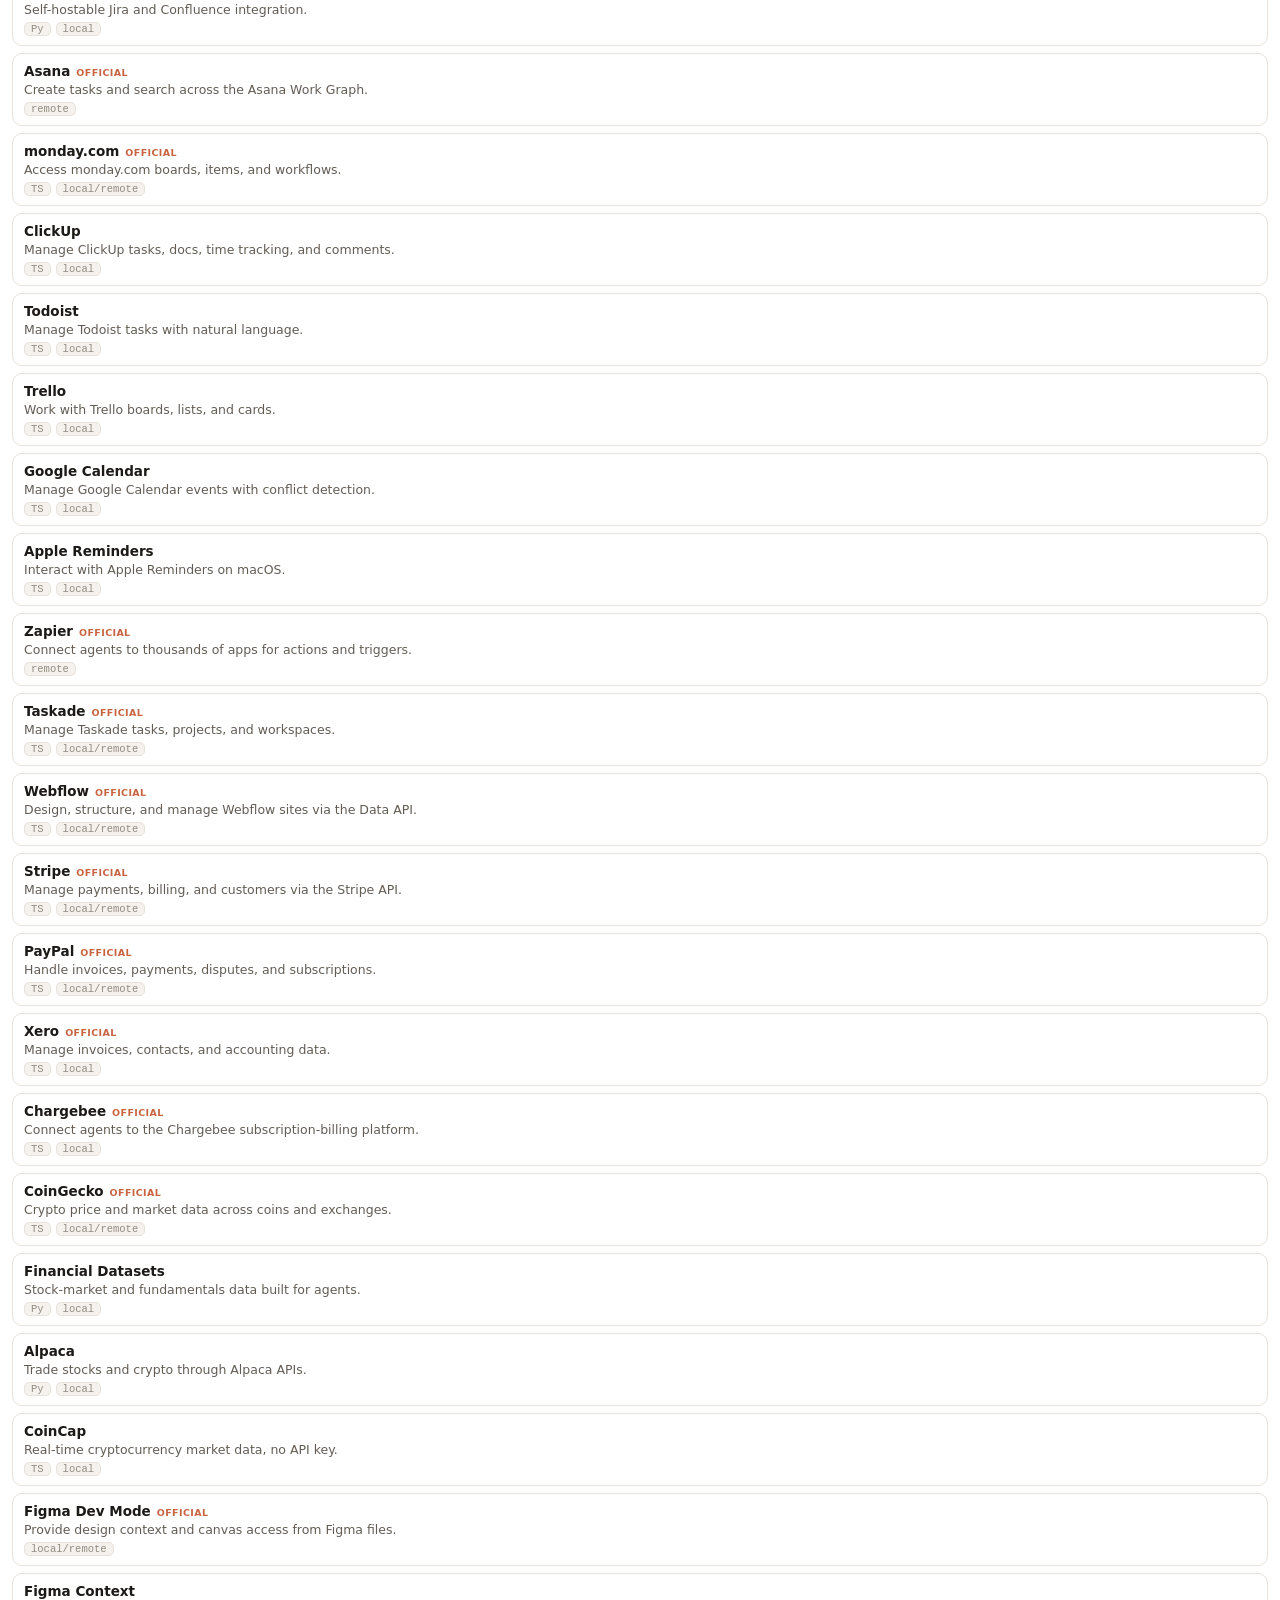
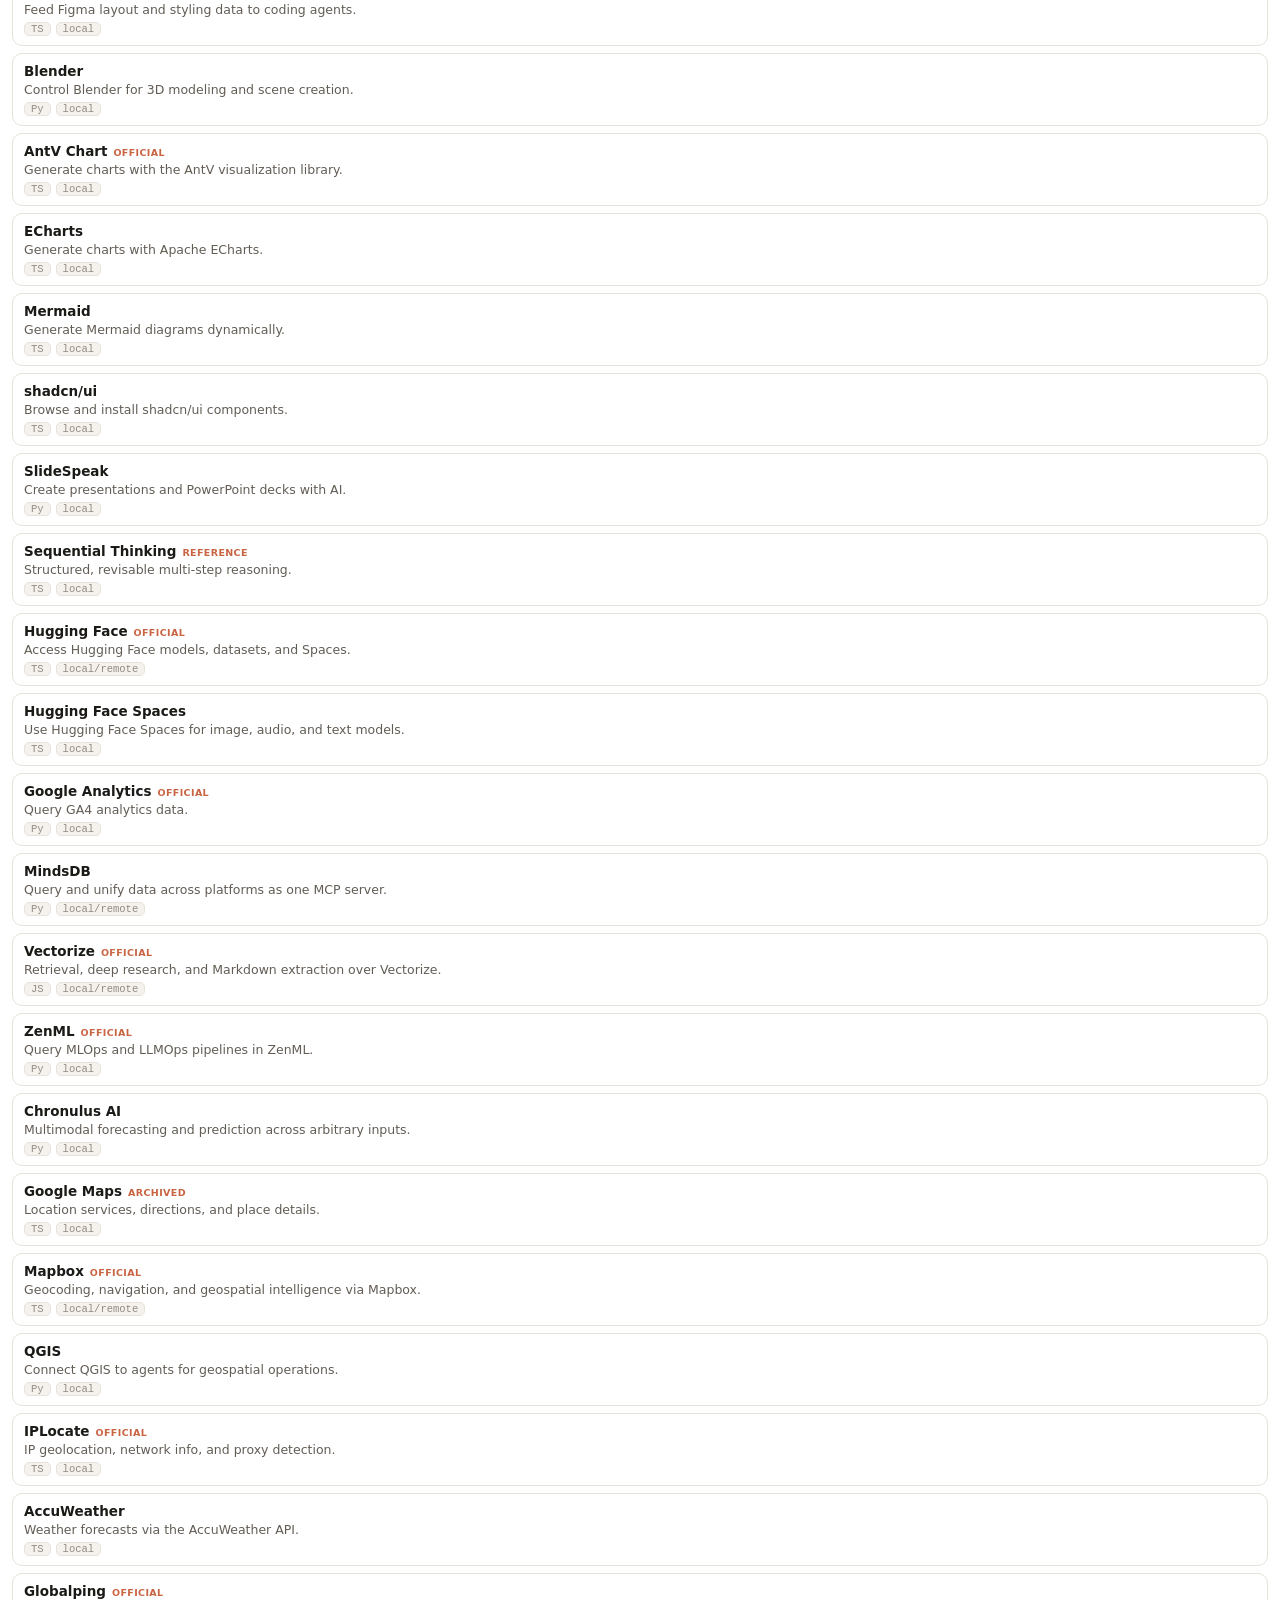
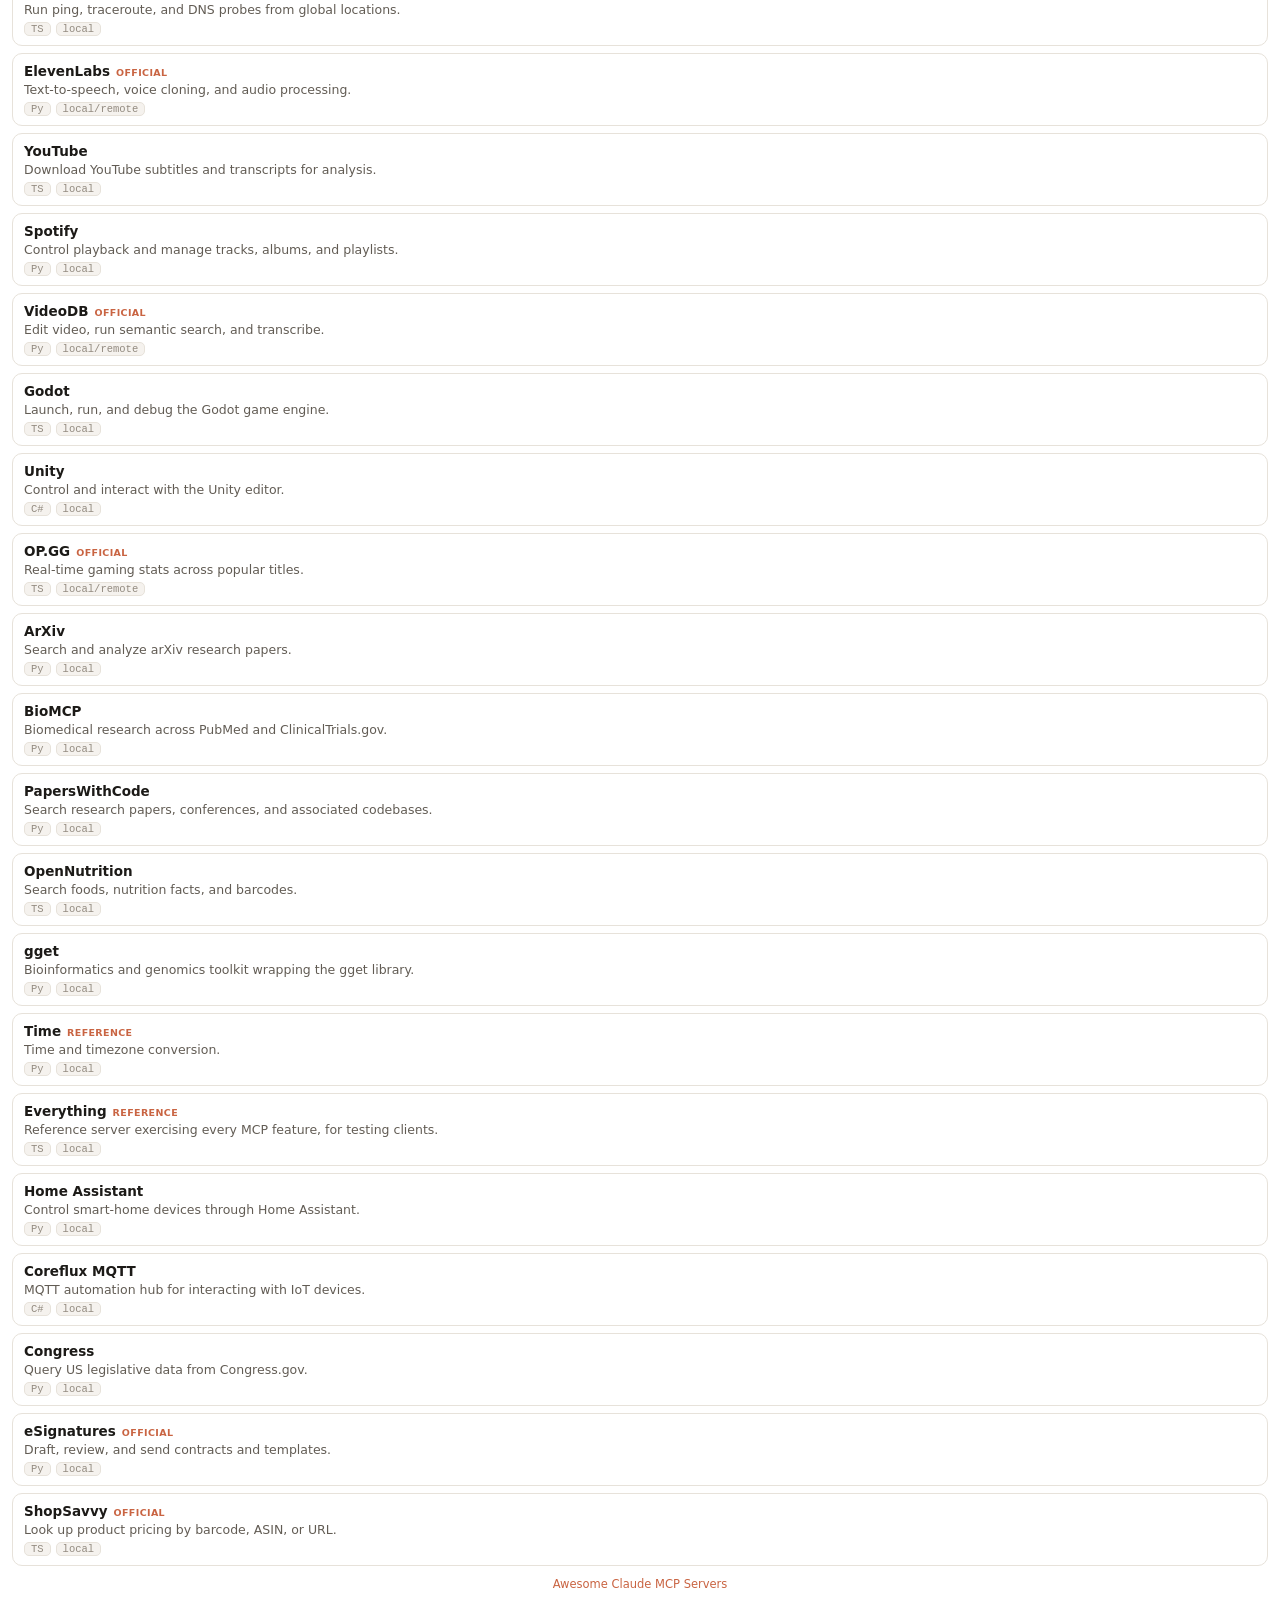
<file: web/embed.html>
<!doctype html>
<html lang="en">
<head>
<meta charset="utf-8">
<meta name="viewport" content="width=device-width, initial-scale=1">
<title>MCP servers</title>
<script src="config.js"></script>
<style>
  :root { --accent: #c96442; --bg: #fff; --text: #1c1a17; --soft: #625c54; --faint: #938b80; --border: #e7e2da; --sunken: #f5f2ee; --mono: ui-monospace, "SF Mono", Menlo, monospace; }
  @media (prefers-color-scheme: dark) { :root { --bg: #1b1811; --text: #f2ede4; --soft: #b8afa2; --faint: #8a8175; --border: #322d24; --sunken: #221e17; } }
  * { box-sizing: border-box; }
  body { margin: 0; font-family: system-ui, -apple-system, "Segoe UI", Roboto, sans-serif; background: var(--bg); color: var(--text); font-size: 14px; }
  .wrap { padding: 12px; }
  .head { display: flex; align-items: center; justify-content: space-between; gap: 8px; margin-bottom: 10px; }
  .head input { flex: 1; font: inherit; font-size: 13px; padding: 7px 11px; border: 1px solid var(--border); border-radius: 8px; background: var(--sunken); color: var(--text); }
  .head .c { font-size: 11.5px; color: var(--faint); white-space: nowrap; }
  .list { display: flex; flex-direction: column; gap: 7px; }
  .row { border: 1px solid var(--border); border-radius: 10px; padding: 9px 11px; }
  .row a.n { font-weight: 650; text-decoration: none; color: var(--text); font-size: 13.5px; }
  .row a.n:hover { color: var(--accent); text-decoration: underline; }
  .row .b { font-size: 9.5px; font-weight: 700; text-transform: uppercase; letter-spacing: .04em; color: var(--accent); margin-left: 6px; }
  .row p { margin: 3px 0 0; color: var(--soft); font-size: 12.5px; }
  .row .t { margin-top: 5px; display: flex; gap: 5px; flex-wrap: wrap; }
  .row .t span { font-family: var(--mono); font-size: 10.5px; color: var(--faint); background: var(--sunken); border: 1px solid var(--border); border-radius: 5px; padding: 0 6px; }
  .foot { margin-top: 11px; text-align: center; font-size: 11.5px; color: var(--faint); }
  .foot a { color: var(--accent); text-decoration: none; }
</style>
</head>
<body>
<div class="wrap">
  <div class="head">
    <input id="q" type="search" placeholder="Filter…" autocomplete="off" aria-label="Filter servers">
    <span class="c" id="c"></span>
  </div>
  <div class="list" id="list"></div>
  <div class="foot" id="foot"></div>
</div>
<script>
(() => {
  const SITE = window.SITE || {};
  document.documentElement.style.setProperty("--accent", SITE.accent || "#c96442");
  const P = new URLSearchParams(location.search);
  const f = {
    q: P.get("q") || "", cat: P.get("cat") || "",
    src: new Set((P.get("src") || "").split(",").filter(Boolean)),
    runs: new Set((P.get("runs") || "").split(",").filter(Boolean)),
    lang: new Set((P.get("lang") || "").split(",").filter(Boolean)),
  };
  const esc = (s) => String(s).replace(/[&<>"]/g, (c) => ({ "&": "&amp;", "<": "&lt;", ">": "&gt;", '"': "&quot;" }[c]));
  let ALL = [];
  const $ = (s) => document.querySelector(s);
  $("#q").value = f.q;
  function match(s, q) {
    if (f.cat && s.category !== f.cat) return false;
    if (f.src.size && !f.src.has(s.source)) return false;
    if (f.runs.size && !f.runs.has(s.runs)) return false;
    if (f.lang.size && !s.languages.some((l) => f.lang.has(l))) return false;
    if (q) { const h = (s.name + " " + s.description + " " + s.category).toLowerCase(); if (!h.includes(q.toLowerCase())) return false; }
    return true;
  }
  function render() {
    const q = $("#q").value.trim();
    const rows = ALL.filter((s) => match(s, q));
    $("#c").textContent = rows.length + " / " + ALL.length;
    $("#list").innerHTML = rows.map((s) => `
      <div class="row">
        <a class="n" href="${s.url}" target="_blank" rel="noopener">${esc(s.name)}</a>${s.source !== "community" ? `<span class="b">${s.source}</span>` : ""}
        <p>${esc(s.description)}</p>
        <div class="t">${[...s.languages, s.runs].filter(Boolean).map((t) => `<span>${esc(t)}</span>`).join("")}</div>
      </div>`).join("") || `<p style="color:var(--faint);font-size:12.5px">No matches.</p>`;
  }
  $("#q").addEventListener("input", render);
  fetch("servers.json").then((r) => r.json()).then((d) => {
    ALL = d.servers;
    $("#foot").innerHTML = `${f.cat ? esc(f.cat) + " · " : ""}<a href="${SITE.repo || "./"}" target="_blank" rel="noopener">${esc(SITE.title || "Awesome MCP Servers")}</a>`;
    render();
  });
})();
</script>
</body>
</html>
</file>
<file: web/styles.css>
/* ---- Theme tokens ---- */
:root {
  --accent: #c96442;
  --accent-soft: color-mix(in srgb, var(--accent) 14%, transparent);
  --accent-line: color-mix(in srgb, var(--accent) 34%, transparent);

  --bg: #fbfaf8;
  --bg-elev: #ffffff;
  --bg-sunken: #f2efea;
  --text: #1c1a17;
  --text-soft: #625c54;
  --text-faint: #938b80;
  --border: #e7e2da;
  --border-strong: #d8d1c6;
  --shadow: 0 1px 2px rgba(30, 25, 20, .05), 0 8px 24px -14px rgba(30, 25, 20, .18);
  --radius: 14px;
  --radius-sm: 9px;
  --mono: ui-monospace, "SF Mono", "JetBrains Mono", "Fira Code", Menlo, Consolas, monospace;
  --sans: system-ui, -apple-system, "Segoe UI", Roboto, Helvetica, Arial, sans-serif;
  --maxw: 1240px;
}
:root[data-theme="dark"] {
  --accent-soft: color-mix(in srgb, var(--accent) 22%, transparent);
  --accent-line: color-mix(in srgb, var(--accent) 46%, transparent);
  --bg: #17150f;
  --bg-elev: #201d16;
  --bg-sunken: #12100b;
  --text: #f2ede4;
  --text-soft: #b8afa2;
  --text-faint: #8a8175;
  --border: #322d24;
  --border-strong: #423b30;
  --shadow: 0 1px 2px rgba(0,0,0,.3), 0 12px 30px -18px rgba(0,0,0,.7);
}
@media (prefers-color-scheme: dark) {
  :root[data-theme="auto"] {
    --accent-soft: color-mix(in srgb, var(--accent) 22%, transparent);
    --accent-line: color-mix(in srgb, var(--accent) 46%, transparent);
    --bg: #17150f; --bg-elev: #201d16; --bg-sunken: #12100b;
    --text: #f2ede4; --text-soft: #b8afa2; --text-faint: #8a8175;
    --border: #322d24; --border-strong: #423b30;
    --shadow: 0 1px 2px rgba(0,0,0,.3), 0 12px 30px -18px rgba(0,0,0,.7);
  }
}

* { box-sizing: border-box; }
html { scroll-behavior: smooth; }
body {
  margin: 0;
  font-family: var(--sans);
  background: var(--bg);
  color: var(--text);
  line-height: 1.5;
  -webkit-font-smoothing: antialiased;
}
a { color: inherit; }
h1, h2, h3 { margin: 0; font-weight: 650; letter-spacing: -.01em; }
button { font-family: inherit; }

.skip {
  position: absolute; left: -999px; top: 0; z-index: 100;
  background: var(--accent); color: #fff; padding: 8px 14px; border-radius: 0 0 8px 0;
}
.skip:focus { left: 0; }

/* ---- Top bar ---- */
.topbar {
  position: sticky; top: 0; z-index: 40;
  background: color-mix(in srgb, var(--bg) 82%, transparent);
  backdrop-filter: saturate(1.4) blur(10px);
  border-bottom: 1px solid var(--border);
}
.topbar-inner {
  max-width: var(--maxw); margin: 0 auto; padding: 11px 20px;
  display: flex; align-items: center; justify-content: space-between; gap: 14px;
}
.brand { display: flex; align-items: center; gap: 10px; text-decoration: none; font-weight: 700; }
.brand-mark {
  width: 24px; height: 24px; border-radius: 7px; flex: none;
  background: linear-gradient(135deg, var(--accent), color-mix(in srgb, var(--accent) 55%, #000));
  box-shadow: inset 0 0 0 1px rgba(255,255,255,.15);
  position: relative;
}
.brand-mark::after {
  content: ""; position: absolute; inset: 6px;
  border-radius: 3px; border: 2px solid rgba(255,255,255,.9); border-right-color: transparent; border-bottom-color: transparent;
}
.brand-text { font-size: 15px; }
.topbar-actions { display: flex; align-items: center; gap: 8px; }

.btn {
  display: inline-flex; align-items: center; gap: 7px;
  border: 1px solid var(--border-strong); background: var(--bg-elev); color: var(--text);
  padding: 7px 12px; border-radius: 9px; font-size: 13.5px; font-weight: 550;
  cursor: pointer; text-decoration: none; transition: .14s ease; white-space: nowrap;
}
.btn:hover { border-color: var(--accent-line); background: var(--accent-soft); }
.btn.ghost { background: transparent; }
.btn.icon { padding: 7px; }
.btn.small { padding: 5px 10px; font-size: 12.5px; }
.btn.primary { background: var(--accent); border-color: var(--accent); color: #fff; }
.btn.primary:hover { filter: brightness(1.05); background: var(--accent); }
.link-btn {
  background: none; border: none; color: var(--accent); cursor: pointer;
  font: inherit; font-size: 12.5px; padding: 0; text-decoration: underline; text-underline-offset: 2px;
}

/* theme icon swap */
.icon-moon { display: none; }
:root[data-theme="dark"] .icon-sun { display: none; }
:root[data-theme="dark"] .icon-moon { display: inline; }
@media (prefers-color-scheme: dark) {
  :root[data-theme="auto"] .icon-sun { display: none; }
  :root[data-theme="auto"] .icon-moon { display: inline; }
}

/* ---- Hero ---- */
.hero { max-width: 800px; margin: 0 auto; padding: 46px 20px 26px; text-align: center; }
.hero h1 { font-size: clamp(28px, 4.5vw, 42px); line-height: 1.08; }
.tagline { color: var(--text-soft); font-size: 16px; margin: 12px auto 26px; max-width: 60ch; }
.search-wrap { position: relative; display: flex; align-items: center; }
.search-icon { position: absolute; left: 16px; color: var(--text-faint); pointer-events: none; }
#search {
  width: 100%; font-size: 16px; font-family: inherit; color: var(--text);
  padding: 15px 16px 15px 46px; border-radius: 13px;
  border: 1px solid var(--border-strong); background: var(--bg-elev);
  box-shadow: var(--shadow); transition: .16s ease;
}
#search:focus { outline: none; border-color: var(--accent); box-shadow: var(--shadow), 0 0 0 4px var(--accent-soft); }
.search-kbd {
  position: absolute; right: 14px; font-family: var(--mono); font-size: 12px;
  color: var(--text-faint); background: var(--bg-sunken); border: 1px solid var(--border);
  border-radius: 6px; padding: 2px 7px;
}
.stats { color: var(--text-faint); font-size: 13.5px; margin: 16px 0 0; }
.stats b { color: var(--text-soft); font-weight: 650; }

/* ---- Layout ---- */
.layout {
  max-width: var(--maxw); margin: 0 auto; padding: 8px 20px 60px;
  display: grid; grid-template-columns: 236px 1fr; gap: 30px; align-items: start;
}
.sidebar { position: sticky; top: 66px; }
.sidebar-scroll { max-height: calc(100vh - 86px); overflow-y: auto; padding-right: 4px; }
.filter-group { margin-bottom: 22px; }
.filter-group > h2, .filter-head h2 {
  font-size: 11px; text-transform: uppercase; letter-spacing: .09em;
  color: var(--text-faint); margin-bottom: 10px;
}
.filter-head { display: flex; align-items: baseline; justify-content: space-between; }
.cat-list { list-style: none; margin: 0; padding: 0; }
.cat-list li { margin: 1px 0; }
.cat-list button {
  width: 100%; display: flex; align-items: center; justify-content: space-between; gap: 8px;
  background: none; border: none; cursor: pointer; text-align: left;
  padding: 6px 9px; border-radius: 8px; color: var(--text-soft); font-size: 13.5px; transition: .12s;
}
.cat-list button:hover { background: var(--bg-sunken); color: var(--text); }
.cat-list button[aria-current="true"] { background: var(--accent-soft); color: var(--accent); font-weight: 600; }
.cat-list .n { font-size: 11.5px; color: var(--text-faint); font-variant-numeric: tabular-nums; }
.cat-list button[aria-current="true"] .n { color: var(--accent); }

.chips { display: flex; flex-wrap: wrap; gap: 6px; }
.chip {
  border: 1px solid var(--border-strong); background: var(--bg-elev); color: var(--text-soft);
  padding: 4px 10px; border-radius: 999px; font-size: 12.5px; cursor: pointer; transition: .12s;
  font-family: var(--mono); letter-spacing: -.01em;
}
.chip:hover { border-color: var(--accent-line); color: var(--text); }
.chip[aria-pressed="true"] { background: var(--accent); border-color: var(--accent); color: #fff; }

/* ---- Toolbar ---- */
.toolbar {
  display: flex; align-items: center; justify-content: space-between; gap: 12px;
  margin-bottom: 16px; flex-wrap: wrap;
}
.toolbar-left { display: flex; align-items: center; gap: 12px; }
.toolbar-right { display: flex; align-items: center; gap: 8px; flex-wrap: wrap; }
.count { color: var(--text-faint); font-size: 13px; font-variant-numeric: tabular-nums; }
#filter-toggle { display: none; }
.sort { display: inline-flex; align-items: center; gap: 6px; font-size: 12.5px; color: var(--text-faint); }
.sort select {
  font: inherit; font-size: 12.5px; color: var(--text); background: var(--bg-elev);
  border: 1px solid var(--border-strong); border-radius: 8px; padding: 5px 8px; cursor: pointer;
}
.active-filters { display: flex; gap: 6px; flex-wrap: wrap; }
.active-filters .tag {
  display: inline-flex; align-items: center; gap: 5px; font-size: 12px;
  background: var(--accent-soft); color: var(--accent); border-radius: 999px; padding: 3px 6px 3px 10px;
}
.active-filters .tag button { background: none; border: none; color: inherit; cursor: pointer; font-size: 14px; line-height: 1; padding: 0 2px; }

/* ---- Grid & cards ---- */
.grid { display: grid; grid-template-columns: repeat(auto-fill, minmax(300px, 1fr)); gap: 14px; }
.cat-header {
  grid-column: 1 / -1; display: flex; align-items: baseline; gap: 10px;
  margin: 18px 2px 2px; padding-bottom: 6px; border-bottom: 1px solid var(--border);
}
.cat-header:first-child { margin-top: 0; }
.cat-header h3 { font-size: 15px; }
.cat-header .n { color: var(--text-faint); font-size: 12.5px; }

.card {
  position: relative; background: var(--bg-elev); border: 1px solid var(--border);
  border-radius: var(--radius); padding: 16px 16px 14px; box-shadow: var(--shadow);
  display: flex; flex-direction: column; gap: 9px; transition: .16s ease;
}
.card:hover { border-color: var(--accent-line); transform: translateY(-2px); }
.card-top { display: flex; align-items: flex-start; justify-content: space-between; gap: 10px; }
.card-name { font-size: 15.5px; font-weight: 650; text-decoration: none; letter-spacing: -.01em; }
.card-name:hover { color: var(--accent); text-decoration: underline; text-underline-offset: 2px; }
.card-name .ext { opacity: 0; margin-left: 3px; font-size: 11px; transition: .12s; }
.card:hover .card-name .ext { opacity: .5; }
.badge {
  flex: none; font-size: 10.5px; font-weight: 650; text-transform: uppercase; letter-spacing: .04em;
  padding: 2px 7px; border-radius: 6px; border: 1px solid transparent; white-space: nowrap;
}
.badge.official { color: #1f7a4d; background: #1f7a4d18; border-color: #1f7a4d33; }
.badge.reference { color: #7a5cff; background: #7a5cff18; border-color: #7a5cff33; }
.badge.archived { color: #9a8a20; background: #9a8a2018; border-color: #9a8a2033; }
:root[data-theme="dark"] .badge.official { color: #5cd39a; }
:root[data-theme="dark"] .badge.reference { color: #b3a3ff; }
:root[data-theme="dark"] .badge.archived { color: #e0cd63; }
.card-desc { color: var(--text-soft); font-size: 13.5px; margin: 0; flex: 1; }
.card-meta { display: flex; align-items: center; gap: 6px; flex-wrap: wrap; }
.tag-pill {
  font-family: var(--mono); font-size: 11.5px; color: var(--text-faint);
  background: var(--bg-sunken); border: 1px solid var(--border); border-radius: 6px;
  padding: 1px 7px; cursor: pointer; transition: .12s;
}
.tag-pill:hover { border-color: var(--accent-line); color: var(--text); }
.card-cat {
  font-size: 11.5px; color: var(--text-faint); cursor: pointer;
  margin-right: auto;
}
.card-cat:hover { color: var(--accent); }
.card-actions { display: flex; gap: 4px; }
.icon-act {
  background: none; border: 1px solid transparent; color: var(--text-faint);
  cursor: pointer; border-radius: 7px; padding: 4px; display: inline-flex; transition: .12s;
}
.icon-act:hover { color: var(--accent); background: var(--accent-soft); }

.empty { text-align: center; color: var(--text-soft); padding: 60px 20px; }

/* ---- Footer ---- */
.site-footer {
  max-width: var(--maxw); margin: 0 auto; padding: 30px 20px 50px; border-top: 1px solid var(--border);
  color: var(--text-soft); font-size: 13.5px; text-align: center;
}
.site-footer a { color: var(--accent); }
.site-footer .muted { color: var(--text-faint); font-size: 12.5px; margin-top: 6px; }

/* ---- Modal ---- */
.modal-backdrop {
  position: fixed; inset: 0; z-index: 60; background: rgba(10,8,5,.5);
  display: flex; align-items: center; justify-content: center; padding: 20px;
  backdrop-filter: blur(2px);
}
.modal {
  background: var(--bg-elev); border: 1px solid var(--border-strong); border-radius: 16px;
  box-shadow: 0 24px 60px -20px rgba(0,0,0,.5); max-width: 560px; width: 100%;
  max-height: 86vh; overflow-y: auto; padding: 22px;
}
.modal h2 { font-size: 18px; margin-bottom: 4px; }
.modal .sub { color: var(--text-soft); font-size: 13.5px; margin: 0 0 16px; }
.modal-close { position: absolute; }
.modal-head { display: flex; align-items: flex-start; justify-content: space-between; gap: 12px; }
.modal-head .x { background: none; border: none; font-size: 22px; line-height: 1; color: var(--text-faint); cursor: pointer; }
.code {
  position: relative; background: var(--bg-sunken); border: 1px solid var(--border);
  border-radius: 10px; padding: 13px 14px; margin: 10px 0 4px;
}
.code pre { margin: 0; overflow-x: auto; font-family: var(--mono); font-size: 12.5px; line-height: 1.6; color: var(--text); white-space: pre; }
.code .copy {
  position: absolute; top: 8px; right: 8px; font-size: 11.5px; padding: 3px 9px;
  border: 1px solid var(--border-strong); background: var(--bg-elev); border-radius: 7px; cursor: pointer; color: var(--text-soft);
}
.code .copy:hover { color: var(--accent); border-color: var(--accent-line); }
.modal h3 { font-size: 12px; text-transform: uppercase; letter-spacing: .07em; color: var(--text-faint); margin: 18px 0 2px; }
.modal p.note { font-size: 12.5px; color: var(--text-faint); }

.toast {
  position: fixed; bottom: 22px; left: 50%; transform: translateX(-50%) translateY(10px);
  background: var(--text); color: var(--bg); padding: 9px 16px; border-radius: 10px; font-size: 13px;
  opacity: 0; transition: .2s; z-index: 80; pointer-events: none; box-shadow: var(--shadow);
}
.toast.show { opacity: 1; transform: translateX(-50%) translateY(0); }

/* ---- Responsive ---- */
@media (max-width: 860px) {
  .layout { grid-template-columns: 1fr; gap: 14px; }
  .sidebar {
    position: static; max-height: none; display: none;
    background: var(--bg-elev); border: 1px solid var(--border); border-radius: var(--radius); padding: 16px;
  }
  .sidebar.open { display: block; }
  .sidebar-scroll { max-height: none; }
  #filter-toggle { display: inline-flex; }
  .hero { padding-top: 32px; }
}
@media (max-width: 520px) {
  .brand-text { display: none; }
  .topbar-actions .btn span.label { display: none; }
  .toolbar-right .sort span { display: none; }
}
</file>
